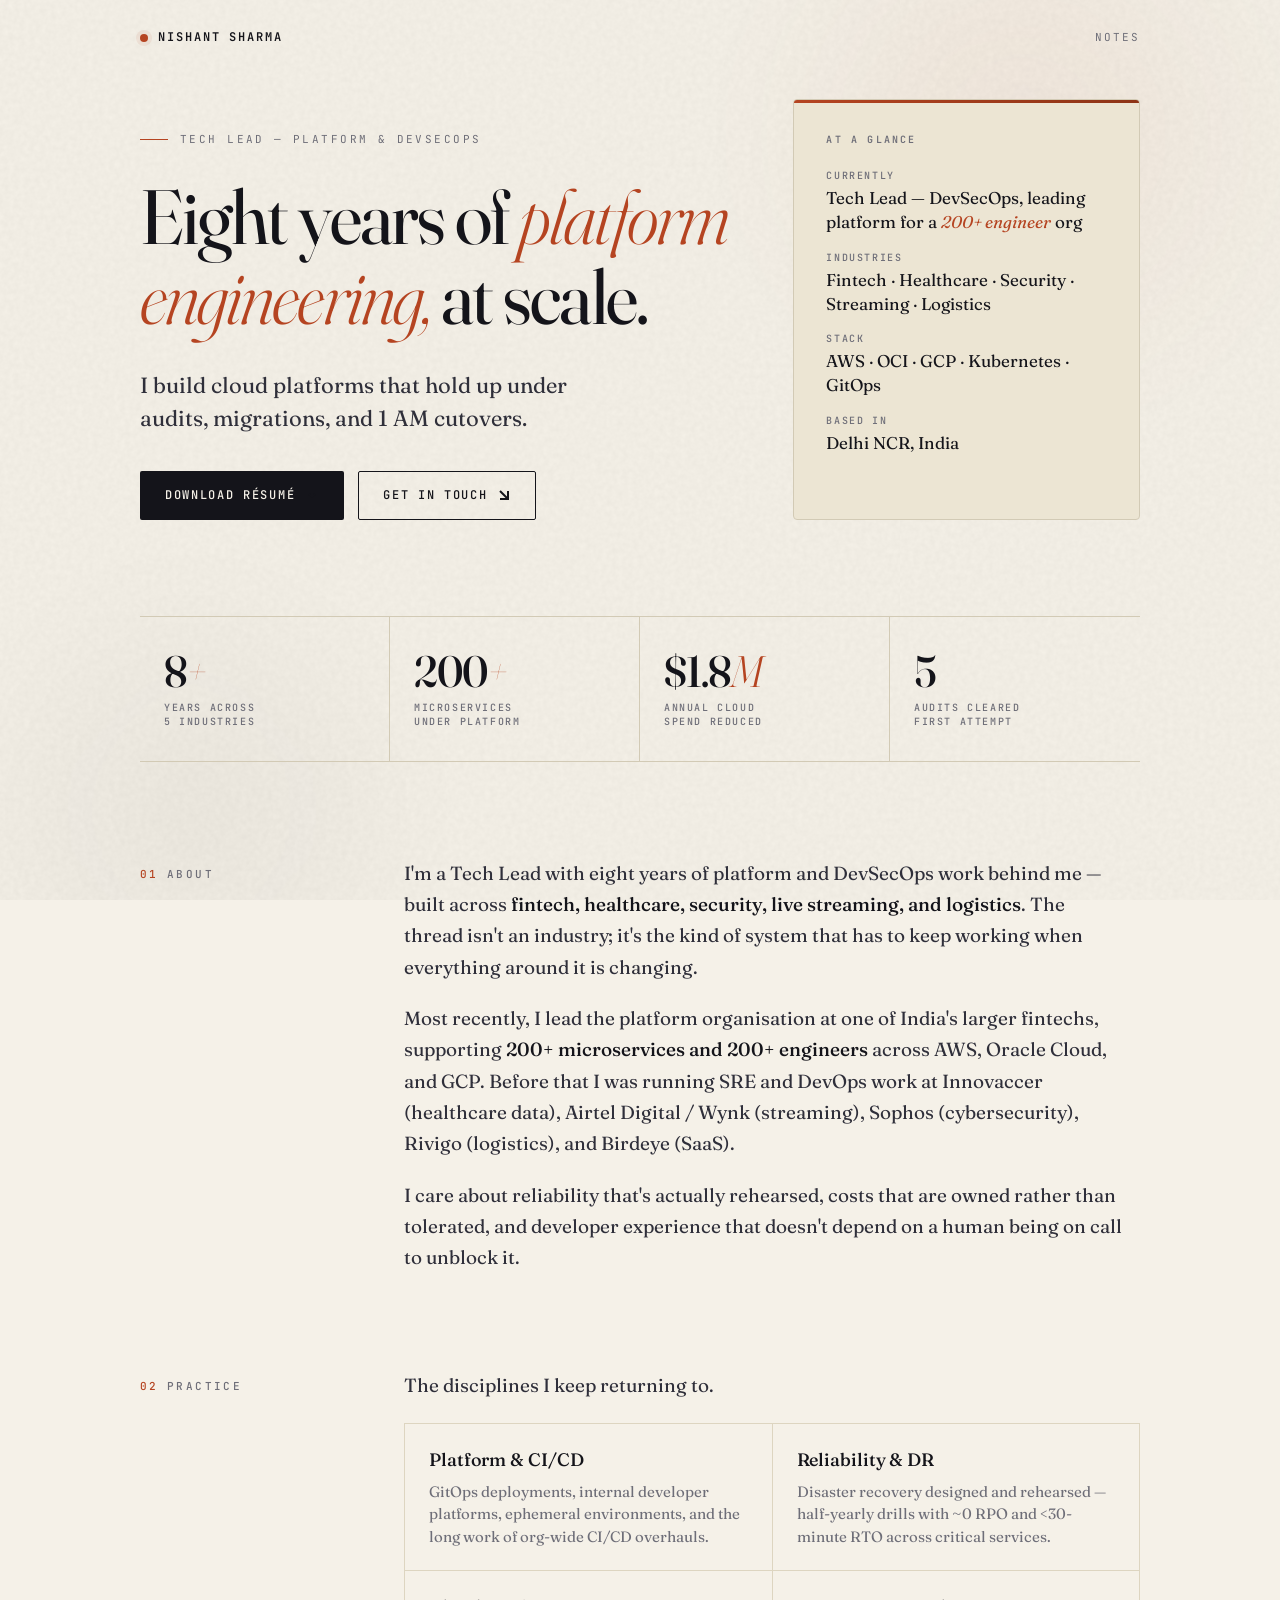
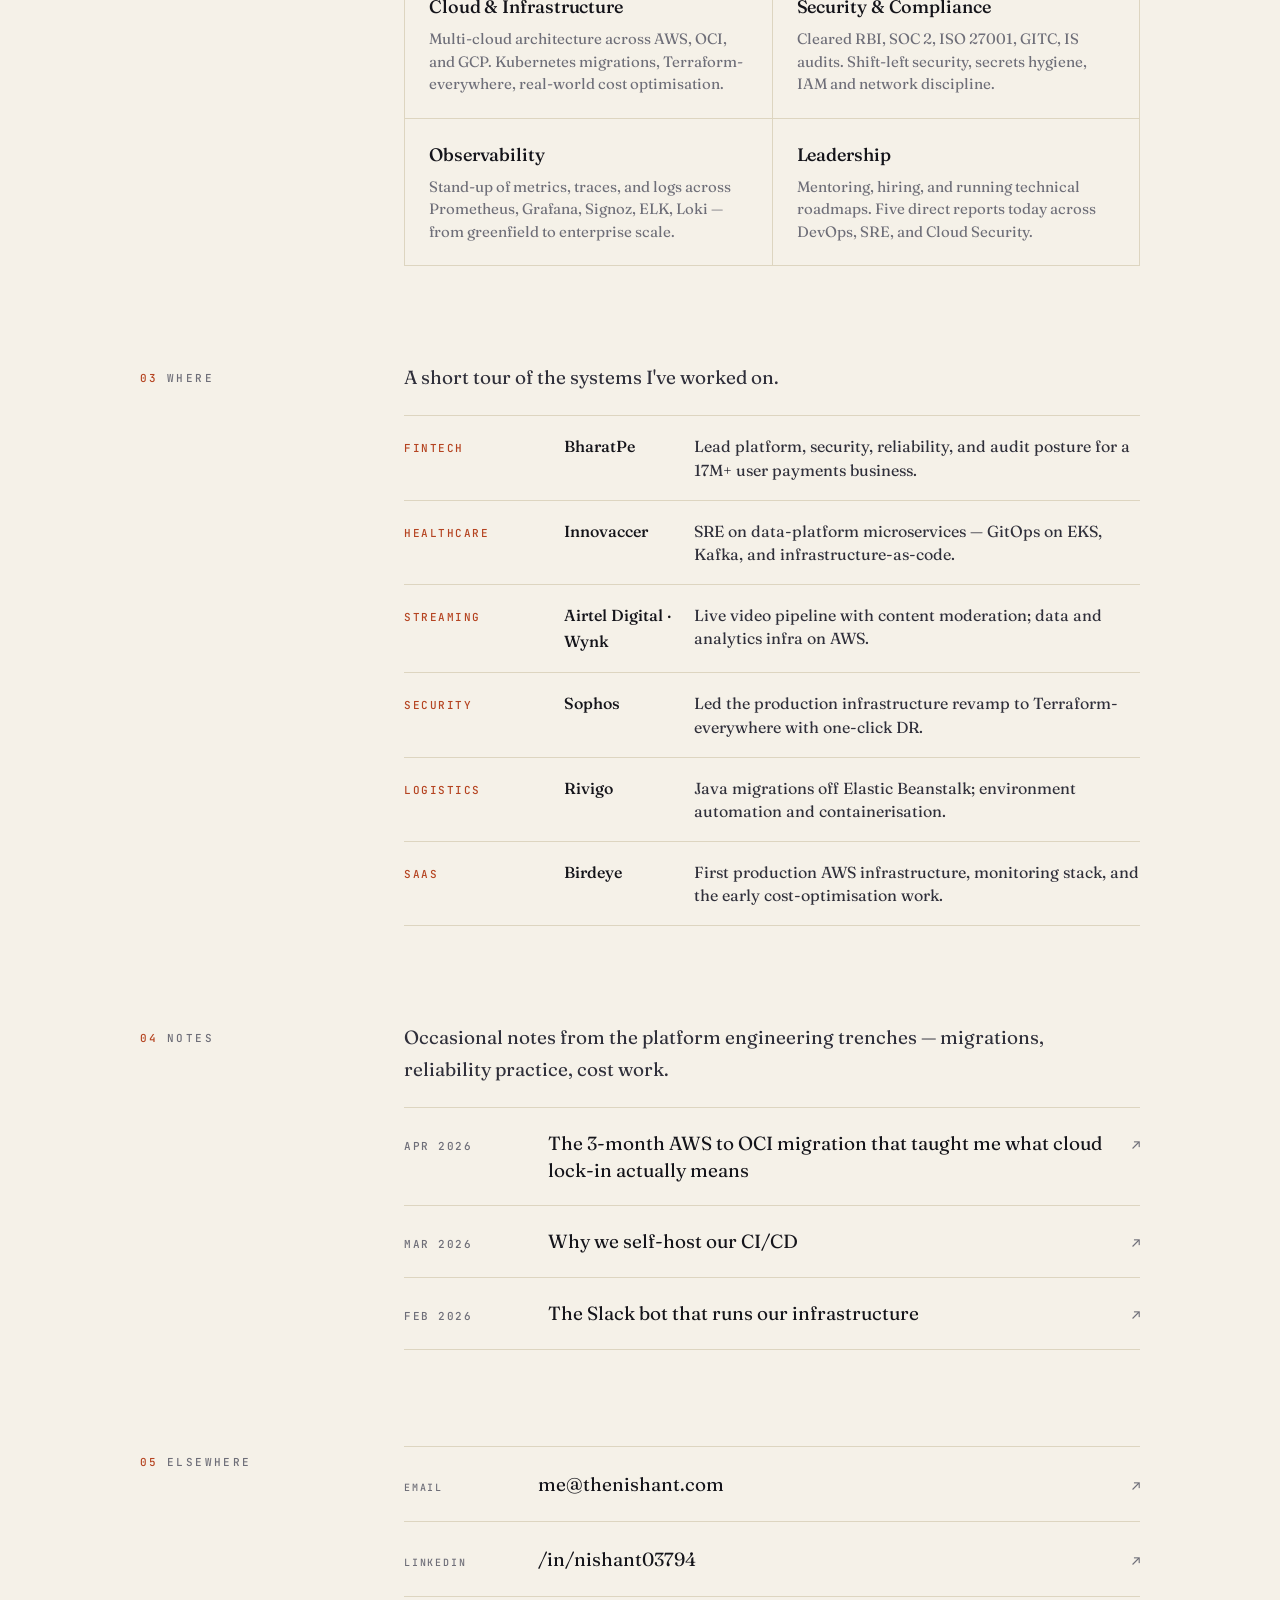
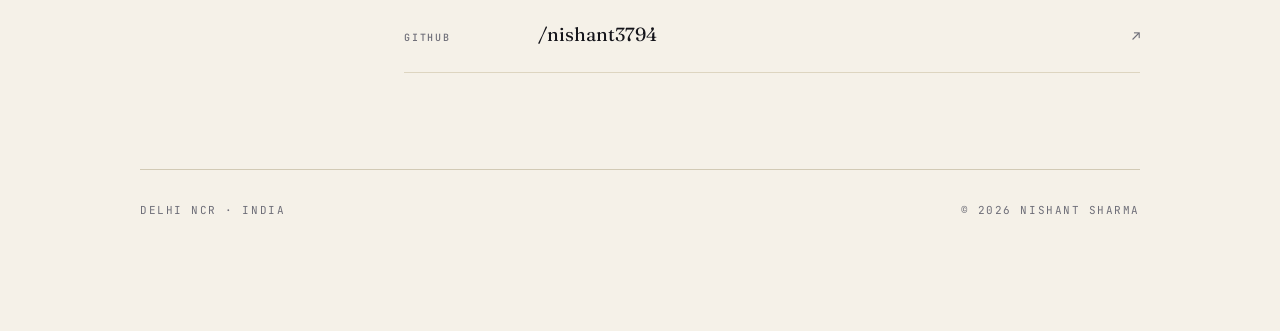
<file: index.html>
<!DOCTYPE html>
<html lang="en">
<head>
  <meta charset="UTF-8" />
  <meta name="viewport" content="width=device-width, initial-scale=1.0" />
  <title>Nishant Sharma — Tech Lead, Platform &amp; DevSecOps</title>
  <meta name="description" content="Tech Lead with eight years building cloud platforms across fintech, healthcare, security, streaming, and logistics." />
  <meta name="author" content="Nishant Sharma" />

  <meta property="og:title" content="Nishant Sharma — Tech Lead, Platform &amp; DevSecOps" />
  <meta property="og:description" content="Eight years of platform engineering at scale." />
  <meta property="og:type" content="website" />
  <meta property="og:url" content="https://thenishant.com" />
  <meta property="og:image" content="https://thenishant.com/og.jpg" />
  <meta property="og:image:width" content="1200" />
  <meta property="og:image:height" content="630" />
  <meta property="og:image:alt" content="Nishant Sharma — Platform engineering, quietly. Eight years of building cloud platforms at scale." />
  <meta name="twitter:card" content="summary_large_image" />
  <meta name="twitter:title" content="Nishant Sharma — Tech Lead, Platform &amp; DevSecOps" />
  <meta name="twitter:description" content="Eight years of platform engineering at scale." />
  <meta name="twitter:image" content="https://thenishant.com/og.jpg" />

  <link rel="icon" href="/favicon.ico" sizes="any" />
  <link rel="icon" type="image/png" sizes="32x32" href="/favicon-32x32.png" />
  <link rel="icon" type="image/png" sizes="16x16" href="/favicon-16x16.png" />
  <link rel="apple-touch-icon" sizes="180x180" href="/apple-touch-icon.png" />
  <link rel="manifest" href="/site.webmanifest" />
  <meta name="theme-color" content="#b54421" />

  <link rel="preconnect" href="https://fonts.googleapis.com" />
  <link rel="preconnect" href="https://fonts.gstatic.com" crossorigin />
  <link href="https://fonts.googleapis.com/css2?family=Fraunces:opsz,wght@9..144,300;9..144,400;9..144,500;9..144,600;9..144,700&family=JetBrains+Mono:wght@400;500;600&display=swap" rel="stylesheet" />
  <link rel="stylesheet" href="/style.css" />
</head>
<body>
  <div class="bg-fx"></div>
  <div class="grain"></div>

  <header class="topbar">
    <a href="/" class="mark">Nishant Sharma</a>
    <nav>
      <a href="/notes/">Notes</a>
    </nav>
  </header>

  <main class="container">

    <section class="hero">
      <div class="hero-main">
        <div class="eyebrow">Tech Lead — Platform &amp; DevSecOps</div>
        <h1>Eight years of <em>platform engineering,</em> at scale.</h1>
        <p class="lede">
          I build cloud platforms that hold up under audits, migrations, and 1 AM cutovers.
        </p>
        <div class="cta-row">
          <a class="btn btn-primary" href="/Nishant_Sharma_Resume.pdf" download>
            Download résumé
            <svg viewBox="0 0 14 14"><path d="M3 11h8M7 3v6m0 0l-3-3m3 3l3-3"/></svg>
          </a>
          <a class="btn btn-secondary" href="mailto:me@thenishant.com">
            Get in touch
            <svg viewBox="0 0 14 14"><path d="M3 3l8 8M11 3v8H3"/></svg>
          </a>
        </div>
      </div>

      <aside class="meta-card">
        <h3>At a glance</h3>
        <ul class="meta-list">
          <li>
            <span class="meta-label">Currently</span>
            <span class="meta-value">Tech Lead — DevSecOps, leading platform for a <em>200+ engineer</em> org</span>
          </li>
          <li>
            <span class="meta-label">Industries</span>
            <span class="meta-value">Fintech · Healthcare · Security · Streaming · Logistics</span>
          </li>
          <li>
            <span class="meta-label">Stack</span>
            <span class="meta-value">AWS · OCI · GCP · Kubernetes · GitOps</span>
          </li>
          <li>
            <span class="meta-label">Based in</span>
            <span class="meta-value">Delhi NCR, India</span>
          </li>
        </ul>
      </aside>
    </section>

    <div class="stats">
      <div class="stat">
        <div class="stat-value">8<em>+</em></div>
        <div class="stat-label">Years across<br/>5 industries</div>
      </div>
      <div class="stat">
        <div class="stat-value">200<em>+</em></div>
        <div class="stat-label">Microservices<br/>under platform</div>
      </div>
      <div class="stat">
        <div class="stat-value">$1.8<em>M</em></div>
        <div class="stat-label">Annual cloud<br/>spend reduced</div>
      </div>
      <div class="stat">
        <div class="stat-value">5</div>
        <div class="stat-label">Audits cleared<br/>first attempt</div>
      </div>
    </div>

    <section>
      <div class="section-row">
        <h2><span class="num">01</span>About</h2>
        <div class="section-body">
          <p>
            I'm a Tech Lead with eight years of platform and DevSecOps work behind me — built across <strong>fintech, healthcare, security, live streaming, and logistics</strong>. The thread isn't an industry; it's the kind of system that has to keep working when everything around it is changing.
          </p>
          <p>
            Most recently, I lead the platform organisation at one of India's larger fintechs, supporting <strong>200+ microservices and 200+ engineers</strong> across AWS, Oracle Cloud, and GCP. Before that I was running SRE and DevOps work at Innovaccer (healthcare data), Airtel Digital / Wynk (streaming), Sophos (cybersecurity), Rivigo (logistics), and Birdeye (SaaS).
          </p>
          <p>
            I care about reliability that's actually rehearsed, costs that are owned rather than tolerated, and developer experience that doesn't depend on a human being on call to unblock it.
          </p>
        </div>
      </div>
    </section>

    <section>
      <div class="section-row">
        <h2><span class="num">02</span>Practice</h2>
        <div class="section-body">
          <p style="margin-bottom: 22px;">The disciplines I keep returning to.</p>
          <div class="practice-grid">
            <div class="practice-cell">
              <h4>Platform &amp; CI/CD</h4>
              <p>GitOps deployments, internal developer platforms, ephemeral environments, and the long work of org-wide CI/CD overhauls.</p>
            </div>
            <div class="practice-cell">
              <h4>Reliability &amp; DR</h4>
              <p>Disaster recovery designed and rehearsed — half-yearly drills with ~0 RPO and &lt;30-minute RTO across critical services.</p>
            </div>
            <div class="practice-cell">
              <h4>Cloud &amp; Infrastructure</h4>
              <p>Multi-cloud architecture across AWS, OCI, and GCP. Kubernetes migrations, Terraform-everywhere, real-world cost optimisation.</p>
            </div>
            <div class="practice-cell">
              <h4>Security &amp; Compliance</h4>
              <p>Cleared RBI, SOC 2, ISO 27001, GITC, IS audits. Shift-left security, secrets hygiene, IAM and network discipline.</p>
            </div>
            <div class="practice-cell">
              <h4>Observability</h4>
              <p>Stand-up of metrics, traces, and logs across Prometheus, Grafana, Signoz, ELK, Loki — from greenfield to enterprise scale.</p>
            </div>
            <div class="practice-cell">
              <h4>Leadership</h4>
              <p>Mentoring, hiring, and running technical roadmaps. Five direct reports today across DevOps, SRE, and Cloud Security.</p>
            </div>
          </div>
        </div>
      </div>
    </section>

    <section>
      <div class="section-row">
        <h2><span class="num">03</span>Where</h2>
        <div class="section-body">
          <p style="margin-bottom: 22px;">A short tour of the systems I've worked on.</p>
          <ul class="industries">
            <li>
              <span class="ind-label">Fintech</span>
              <span class="ind-company">BharatPe</span>
              <span class="ind-note">Lead platform, security, reliability, and audit posture for a 17M+ user payments business.</span>
            </li>
            <li>
              <span class="ind-label">Healthcare</span>
              <span class="ind-company">Innovaccer</span>
              <span class="ind-note">SRE on data-platform microservices — GitOps on EKS, Kafka, and infrastructure-as-code.</span>
            </li>
            <li>
              <span class="ind-label">Streaming</span>
              <span class="ind-company">Airtel Digital · Wynk</span>
              <span class="ind-note">Live video pipeline with content moderation; data and analytics infra on AWS.</span>
            </li>
            <li>
              <span class="ind-label">Security</span>
              <span class="ind-company">Sophos</span>
              <span class="ind-note">Led the production infrastructure revamp to Terraform-everywhere with one-click DR.</span>
            </li>
            <li>
              <span class="ind-label">Logistics</span>
              <span class="ind-company">Rivigo</span>
              <span class="ind-note">Java migrations off Elastic Beanstalk; environment automation and containerisation.</span>
            </li>
            <li>
              <span class="ind-label">SaaS</span>
              <span class="ind-company">Birdeye</span>
              <span class="ind-note">First production AWS infrastructure, monitoring stack, and the early cost-optimisation work.</span>
            </li>
          </ul>
        </div>
      </div>
    </section>

    <section>
      <div class="section-row">
        <h2><span class="num">04</span>Notes</h2>
        <div class="section-body">
          <p style="margin-bottom: 22px;">
            Occasional notes from the platform engineering trenches — migrations, reliability practice, cost work.
          </p>
          <ul class="writing-list">
            <li>
              <a href="/notes/aws-to-oci-migration/">
                <span class="writing-date">Apr 2026</span>
                <span class="writing-title">The 3-month AWS to OCI migration that taught me what cloud lock-in actually means</span>
                <span class="writing-arrow">↗</span>
              </a>
            </li>
            <li>
              <a href="/notes/self-hosted-ci-cd/">
                <span class="writing-date">Mar 2026</span>
                <span class="writing-title">Why we self-host our CI/CD</span>
                <span class="writing-arrow">↗</span>
              </a>
            </li>
            <li>
              <a href="/notes/slack-self-service/">
                <span class="writing-date">Feb 2026</span>
                <span class="writing-title">The Slack bot that runs our infrastructure</span>
                <span class="writing-arrow">↗</span>
              </a>
            </li>
          </ul>
        </div>
      </div>
    </section>

    <section>
      <div class="section-row">
        <h2><span class="num">05</span>Elsewhere</h2>
        <div class="section-body">
          <ul class="links">
            <li>
              <a href="mailto:me@thenishant.com">
                <span class="links-label">Email</span>
                <span>me@thenishant.com</span>
                <span class="links-arrow">↗</span>
              </a>
            </li>
            <li>
              <a href="https://linkedin.com/in/nishant03794" target="_blank" rel="noopener">
                <span class="links-label">LinkedIn</span>
                <span>/in/nishant03794</span>
                <span class="links-arrow">↗</span>
              </a>
            </li>
            <li>
              <a href="https://github.com/nishant3794" target="_blank" rel="noopener">
                <span class="links-label">GitHub</span>
                <span>/nishant3794</span>
                <span class="links-arrow">↗</span>
              </a>
            </li>
          </ul>
        </div>
      </div>
    </section>

    <footer>
      <span>Delhi NCR · India</span>
      <span>© 2026 Nishant Sharma</span>
    </footer>
  </main>
</body>
</html>
</file>
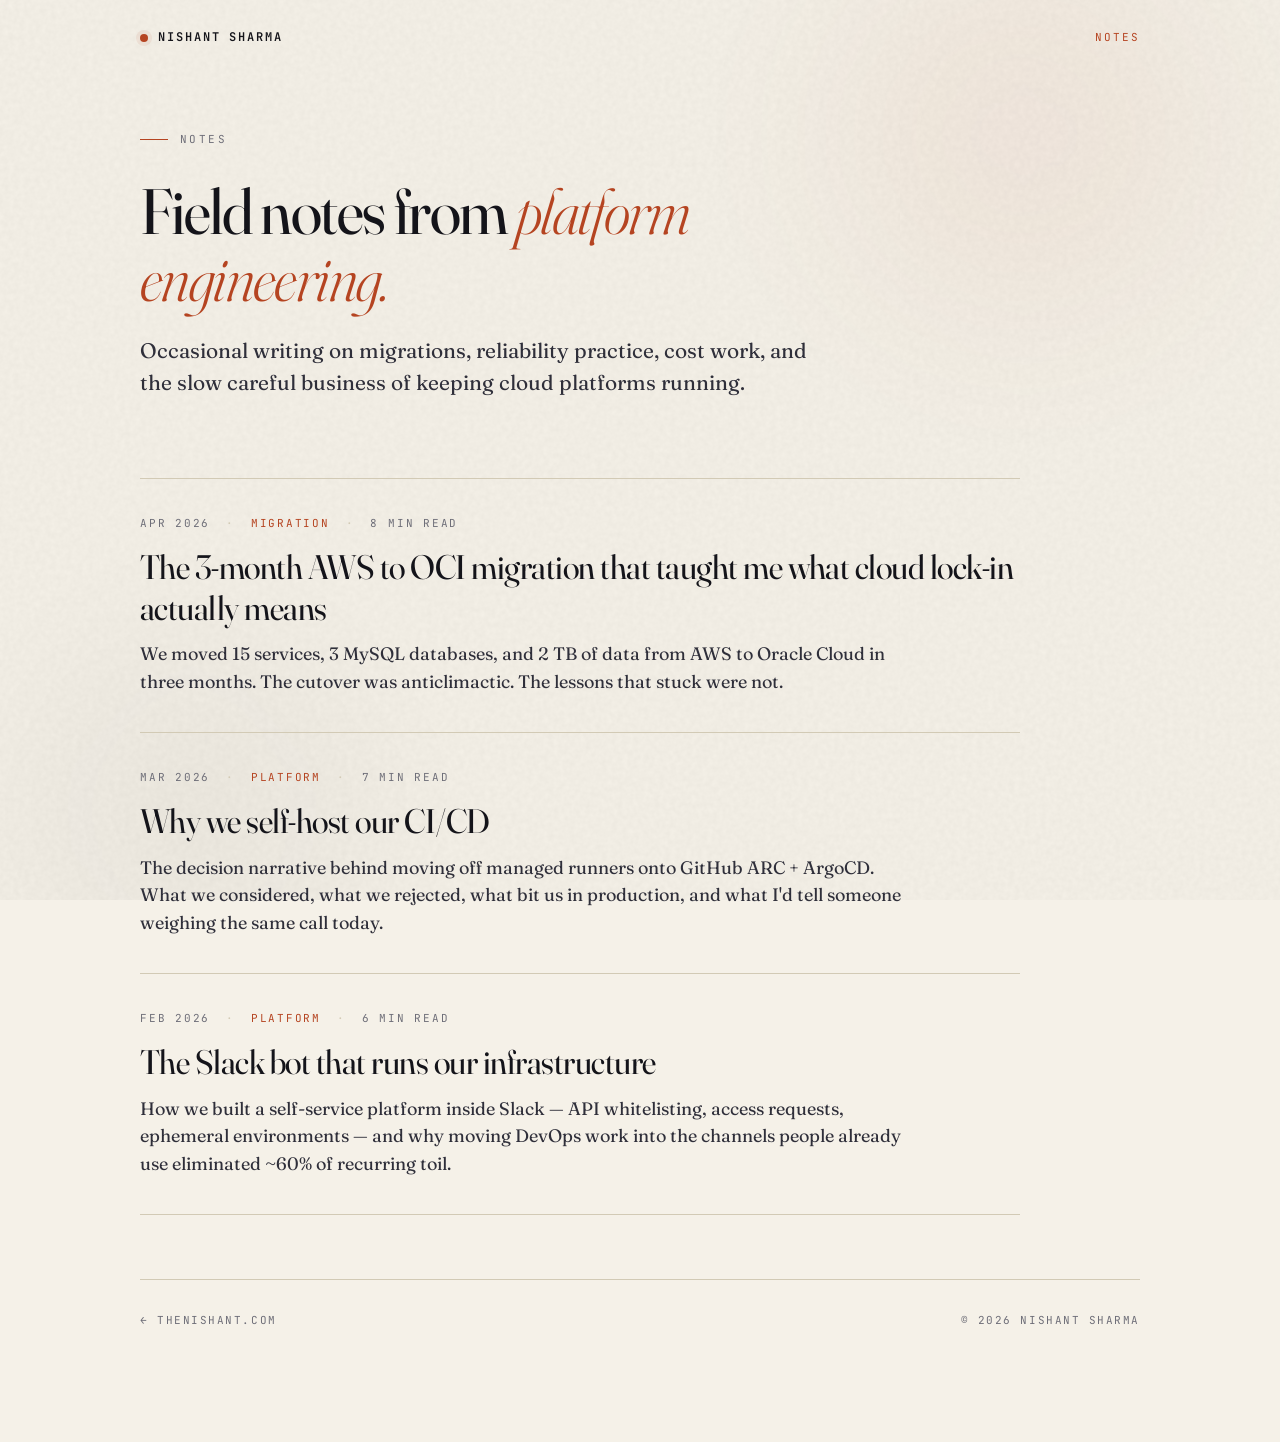
<file: notes/index.html>
<!DOCTYPE html>
<html lang="en">
<head>
  <meta charset="UTF-8" />
  <meta name="viewport" content="width=device-width, initial-scale=1.0" />
  <title>Notes — Nishant Sharma</title>
  <meta name="description" content="Notes on platform engineering, migrations, reliability, and cost work." />
  <meta property="og:title" content="Notes — Nishant Sharma" />
  <meta property="og:description" content="Field notes from platform engineering — migrations, reliability, cost work." />
  <meta property="og:type" content="website" />
  <meta property="og:url" content="https://thenishant.com/notes/" />
  <meta property="og:image" content="https://thenishant.com/og.jpg" />
  <meta property="og:image:width" content="1200" />
  <meta property="og:image:height" content="630" />
  <meta property="og:image:alt" content="Nishant Sharma — Platform engineering, quietly." />
  <meta name="twitter:card" content="summary_large_image" />
  <meta name="twitter:title" content="Notes — Nishant Sharma" />
  <meta name="twitter:description" content="Field notes from platform engineering." />
  <meta name="twitter:image" content="https://thenishant.com/og.jpg" />

  <link rel="icon" href="/favicon.ico" sizes="any" />
  <link rel="icon" type="image/png" sizes="32x32" href="/favicon-32x32.png" />
  <link rel="icon" type="image/png" sizes="16x16" href="/favicon-16x16.png" />
  <link rel="apple-touch-icon" sizes="180x180" href="/apple-touch-icon.png" />
  <link rel="manifest" href="/site.webmanifest" />
  <meta name="theme-color" content="#b54421" />

  <link rel="preconnect" href="https://fonts.googleapis.com" />
  <link rel="preconnect" href="https://fonts.gstatic.com" crossorigin />
  <link href="https://fonts.googleapis.com/css2?family=Fraunces:opsz,wght@9..144,300;9..144,400;9..144,500;9..144,600;9..144,700&family=JetBrains+Mono:wght@400;500;600&display=swap" rel="stylesheet" />
  <link rel="stylesheet" href="/style.css" />
</head>
<body>
  <div class="bg-fx"></div>
  <div class="grain"></div>

  <header class="topbar">
    <a href="/" class="mark">Nishant Sharma</a>
    <nav>
      <a href="/notes/" class="current">Notes</a>
    </nav>
  </header>

  <main class="container">
    <div class="notes-hero">
      <div class="eyebrow">Notes</div>
      <h1>Field notes from <em>platform engineering.</em></h1>
      <p>
        Occasional writing on migrations, reliability practice, cost work, and the slow careful business of keeping cloud platforms running.
      </p>
    </div>

    <ul class="notes-list">
      <li>
        <a href="/notes/aws-to-oci-migration/">
          <div class="note-meta">
            <span>Apr 2026</span>
            <span class="sep">·</span>
            <span class="tag">Migration</span>
            <span class="sep">·</span>
            <span>8 min read</span>
          </div>
          <h2 class="note-title">The 3-month AWS to OCI migration that taught me what cloud lock-in actually means</h2>
          <p class="note-summary">
            We moved 15 services, 3 MySQL databases, and 2 TB of data from AWS to Oracle Cloud in three months. The cutover was anticlimactic. The lessons that stuck were not.
          </p>
        </a>
      </li>
      <li>
        <a href="/notes/self-hosted-ci-cd/">
          <div class="note-meta">
            <span>Mar 2026</span>
            <span class="sep">·</span>
            <span class="tag">Platform</span>
            <span class="sep">·</span>
            <span>7 min read</span>
          </div>
          <h2 class="note-title">Why we self-host our CI/CD</h2>
          <p class="note-summary">
            The decision narrative behind moving off managed runners onto GitHub ARC + ArgoCD. What we considered, what we rejected, what bit us in production, and what I'd tell someone weighing the same call today.
          </p>
        </a>
      </li>
      <li>
        <a href="/notes/slack-self-service/">
          <div class="note-meta">
            <span>Feb 2026</span>
            <span class="sep">·</span>
            <span class="tag">Platform</span>
            <span class="sep">·</span>
            <span>6 min read</span>
          </div>
          <h2 class="note-title">The Slack bot that runs our infrastructure</h2>
          <p class="note-summary">
            How we built a self-service platform inside Slack — API whitelisting, access requests, ephemeral environments — and why moving DevOps work into the channels people already use eliminated ~60% of recurring toil.
          </p>
        </a>
      </li>
    </ul>

    <footer>
      <span><a href="/" style="color: var(--ink-mute); text-decoration: none;">← thenishant.com</a></span>
      <span>© 2026 Nishant Sharma</span>
    </footer>
  </main>
</body>
</html>
</file>
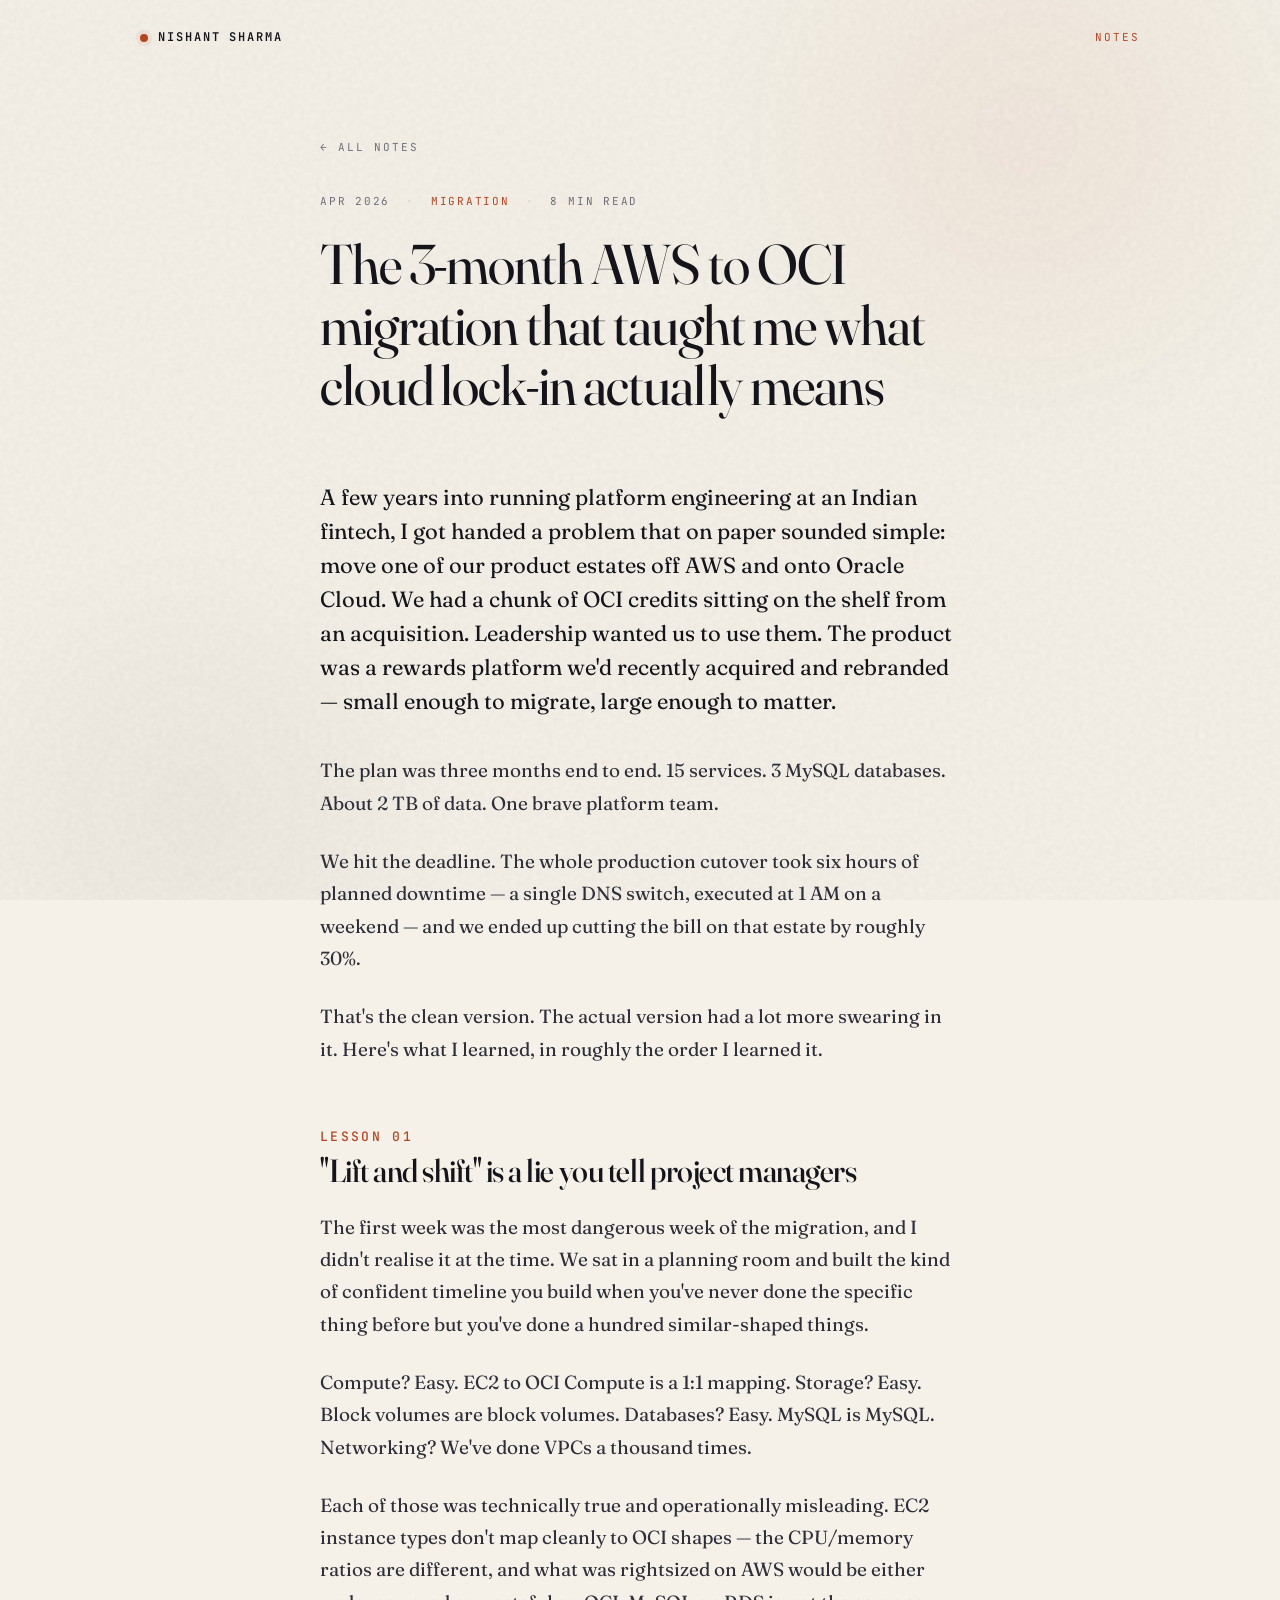
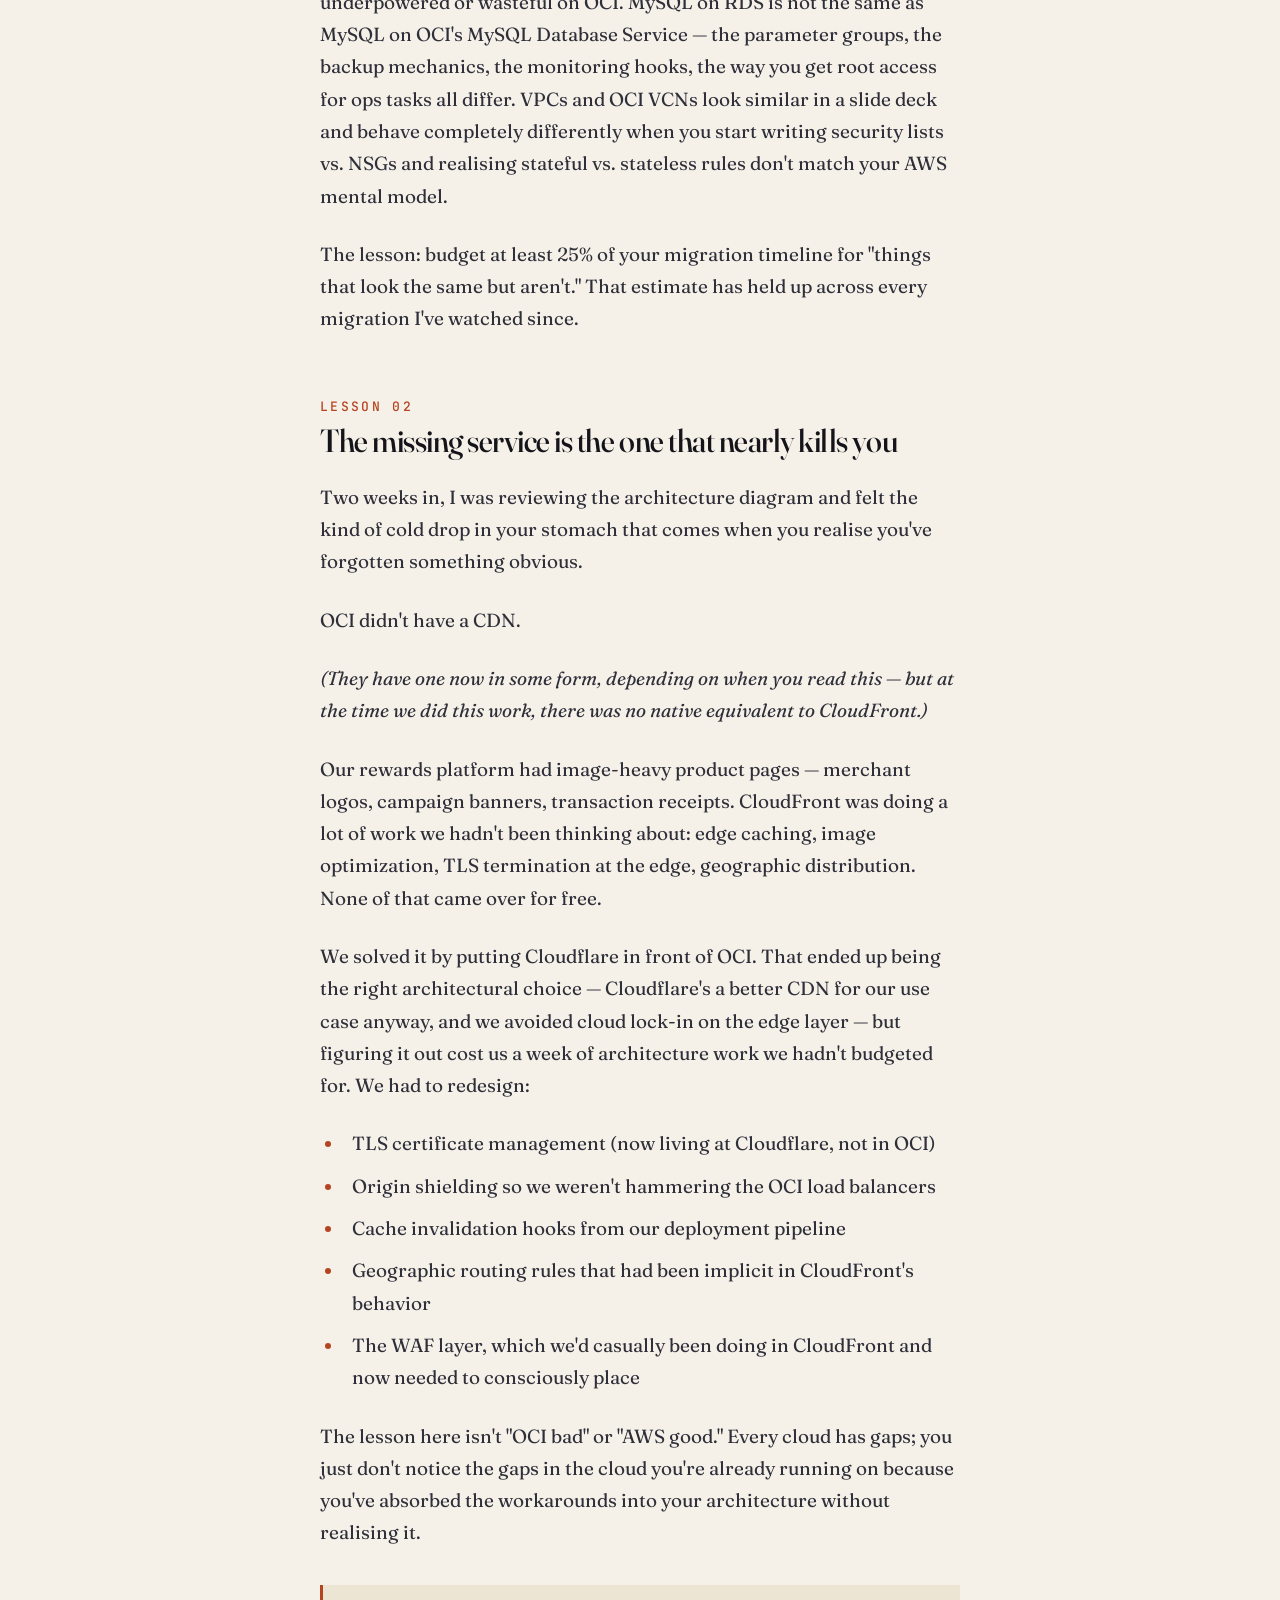
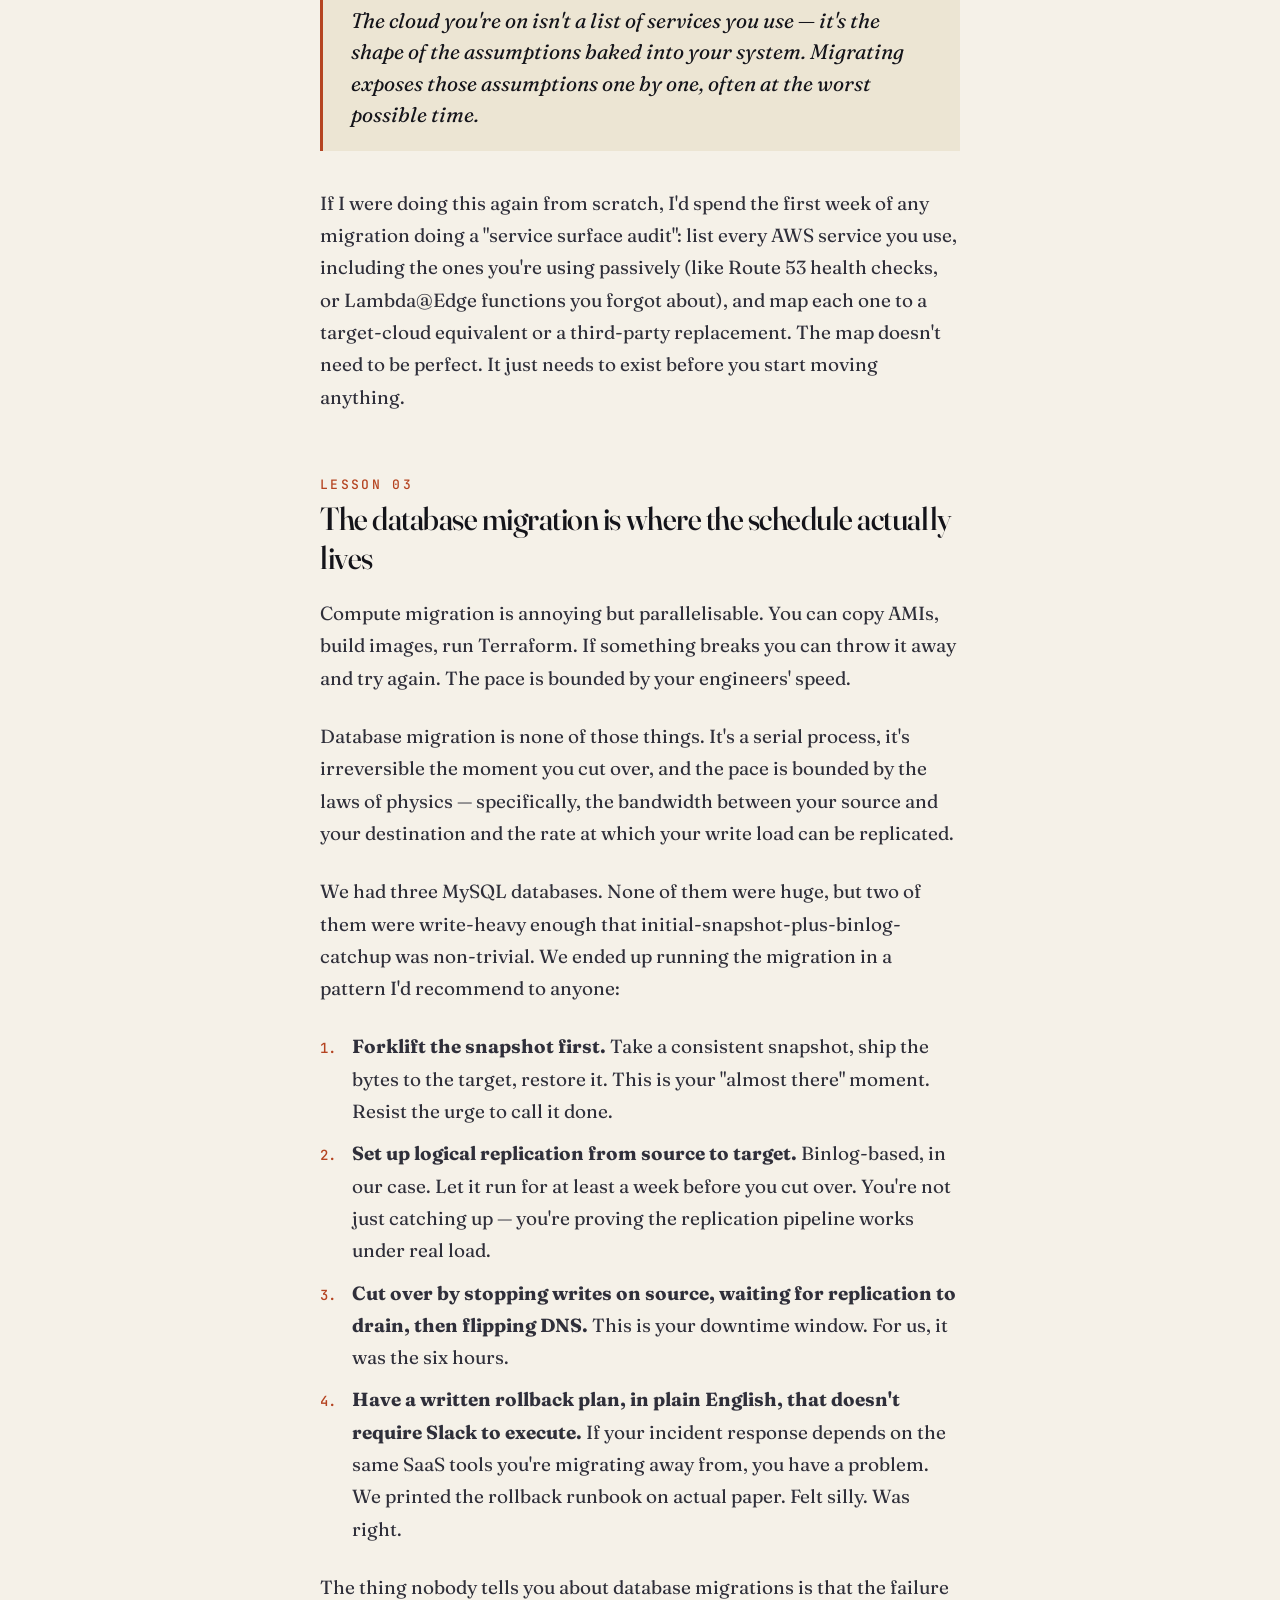
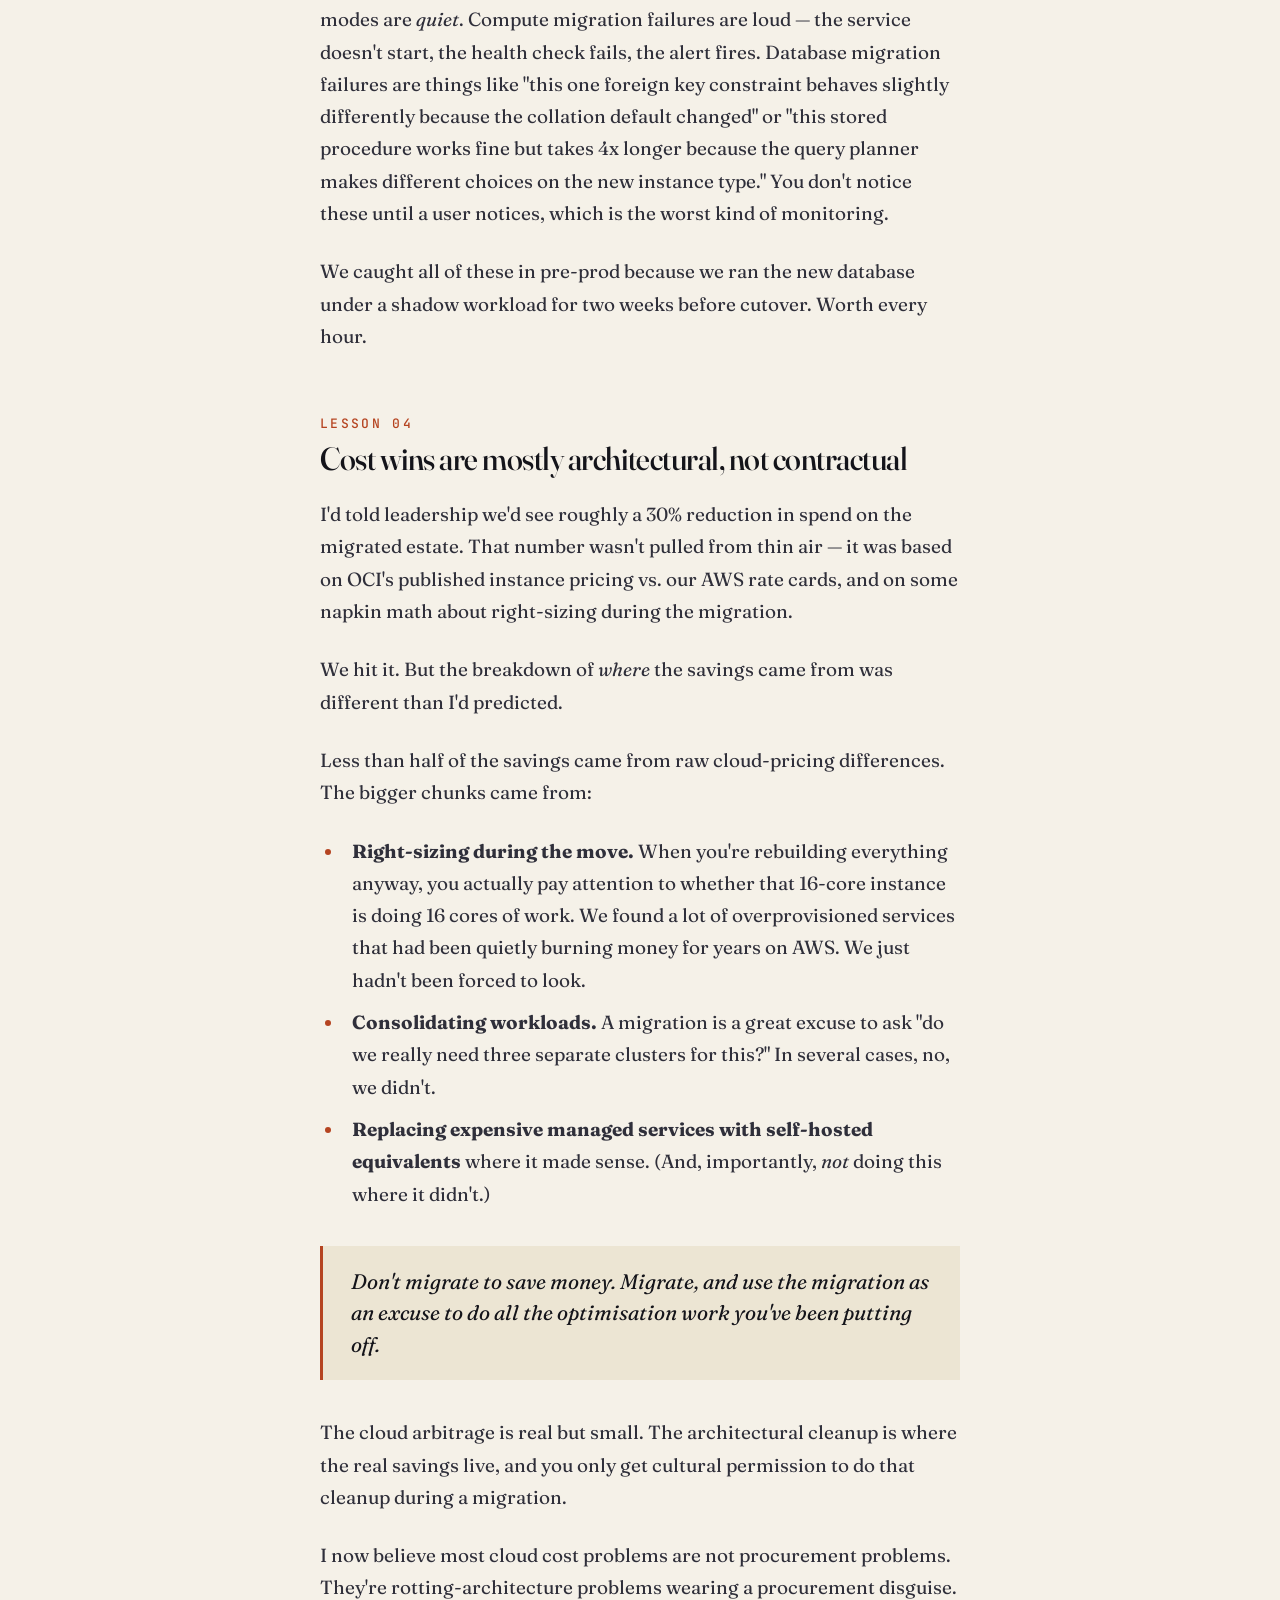
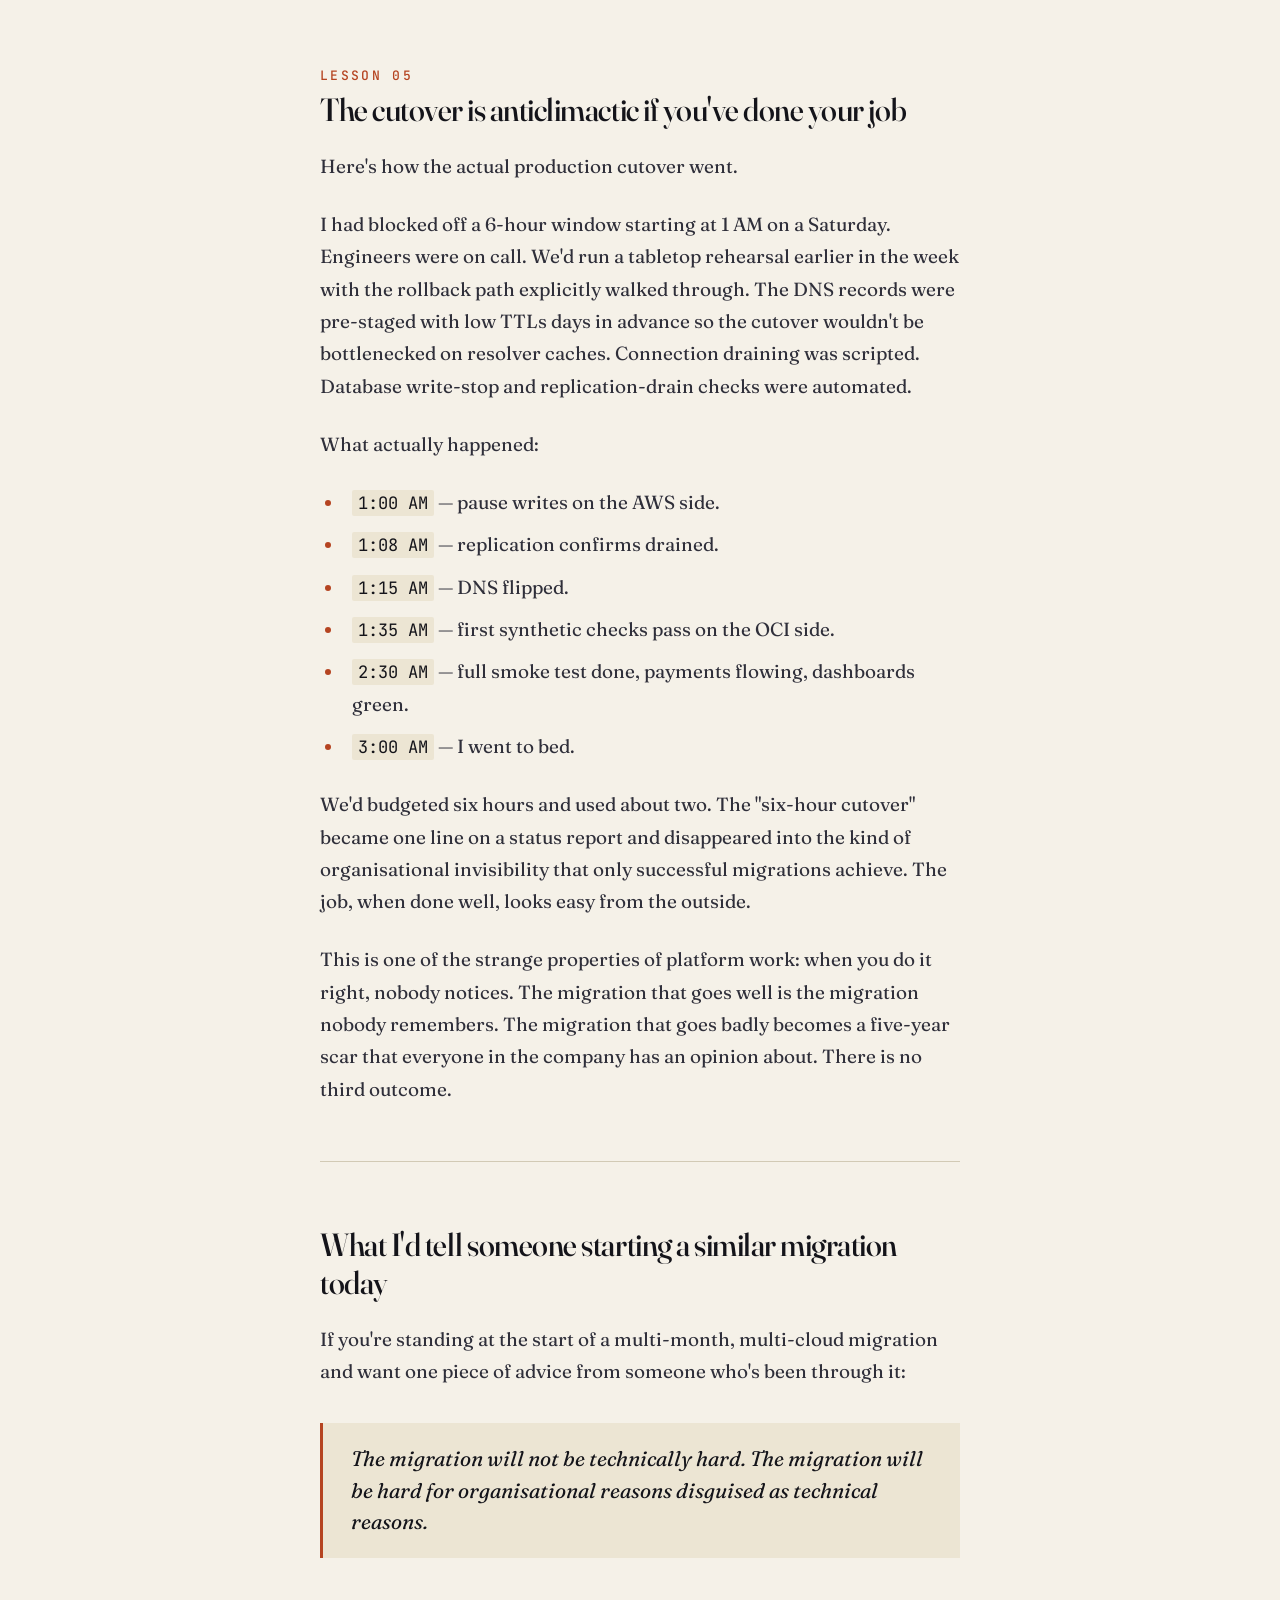
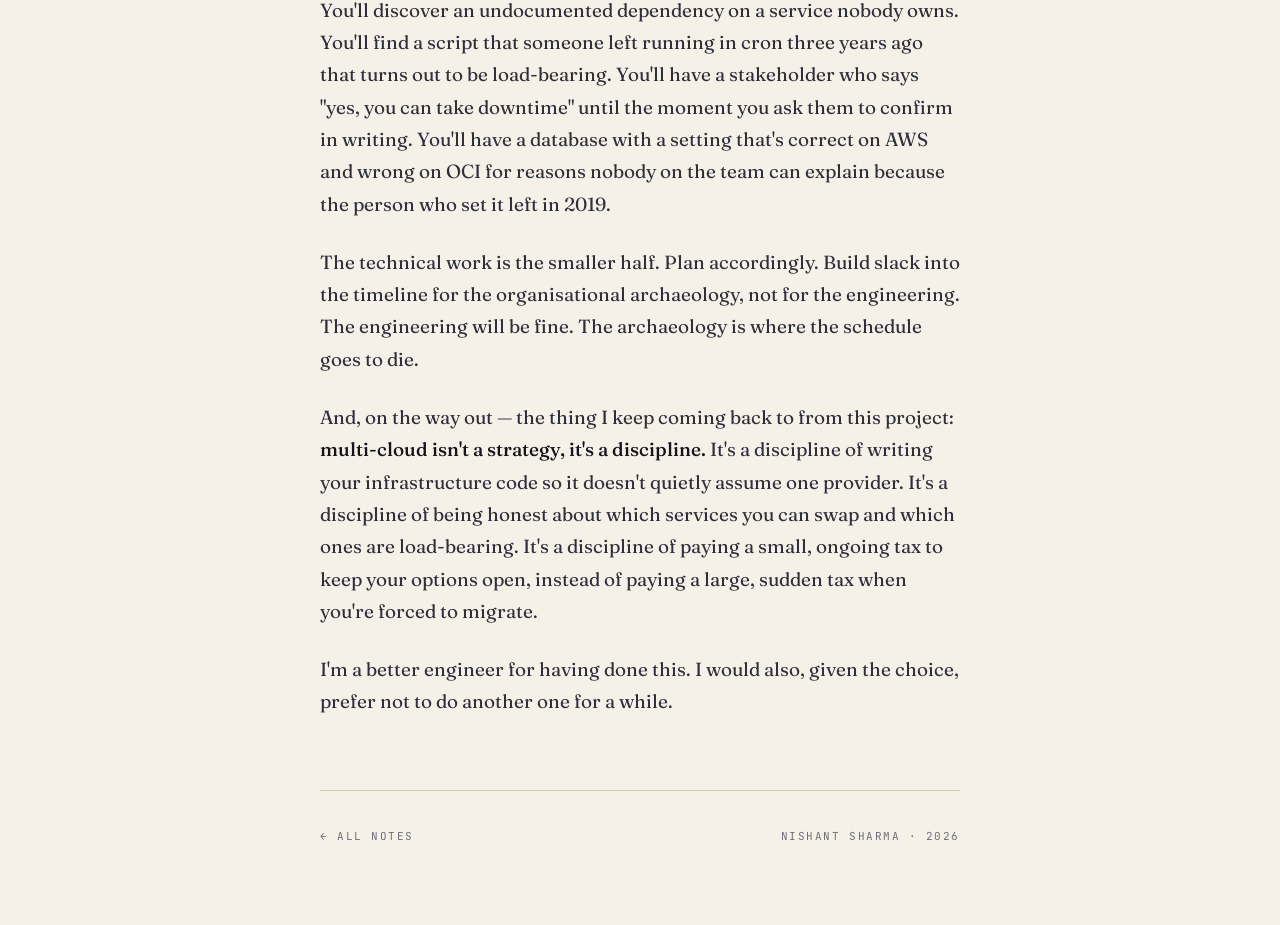
<file: notes/aws-to-oci-migration/index.html>
<!DOCTYPE html>
<html lang="en">
<head>
  <meta charset="UTF-8" />
  <meta name="viewport" content="width=device-width, initial-scale=1.0" />
  <title>The 3-month AWS to OCI migration — Nishant Sharma</title>
  <meta name="description" content="A war story from migrating an Indian fintech estate from AWS to Oracle Cloud in three months: 15 services, 3 MySQL databases, 2 TB of data, six hours of cutover downtime, ~30% cost reduction." />
  <meta name="author" content="Nishant Sharma" />

  <meta property="og:title" content="The 3-month AWS to OCI migration that taught me what cloud lock-in actually means" />
  <meta property="og:description" content="15 services, 3 MySQL databases, 2 TB of data. Six hours of cutover downtime. ~30% cost reduction. And five lessons that stuck." />
  <meta property="og:type" content="article" />
  <meta property="og:url" content="https://thenishant.com/notes/aws-to-oci-migration/" />
  <meta property="og:image" content="https://thenishant.com/og.jpg" />
  <meta property="og:image:width" content="1200" />
  <meta property="og:image:height" content="630" />
  <meta property="og:image:alt" content="Nishant Sharma — Platform engineering, quietly." />
  <meta property="article:published_time" content="2026-04-26" />
  <meta property="article:author" content="Nishant Sharma" />
  <meta name="twitter:card" content="summary_large_image" />
  <meta name="twitter:title" content="The 3-month AWS to OCI migration" />
  <meta name="twitter:description" content="15 services, 3 MySQL databases, 2 TB of data. Six hours of cutover downtime. ~30% cost reduction." />
  <meta name="twitter:image" content="https://thenishant.com/og.jpg" />

  <link rel="icon" href="/favicon.ico" sizes="any" />
  <link rel="icon" type="image/png" sizes="32x32" href="/favicon-32x32.png" />
  <link rel="icon" type="image/png" sizes="16x16" href="/favicon-16x16.png" />
  <link rel="apple-touch-icon" sizes="180x180" href="/apple-touch-icon.png" />
  <link rel="manifest" href="/site.webmanifest" />
  <meta name="theme-color" content="#b54421" />

  <link rel="preconnect" href="https://fonts.googleapis.com" />
  <link rel="preconnect" href="https://fonts.gstatic.com" crossorigin />
  <link href="https://fonts.googleapis.com/css2?family=Fraunces:opsz,wght@9..144,300;9..144,400;9..144,500;9..144,600;9..144,700&family=JetBrains+Mono:wght@400;500;600&display=swap" rel="stylesheet" />
  <link rel="stylesheet" href="/style.css" />
</head>
<body>
  <div class="bg-fx"></div>
  <div class="grain"></div>

  <header class="topbar">
    <a href="/" class="mark">Nishant Sharma</a>
    <nav>
      <a href="/notes/" class="current">Notes</a>
    </nav>
  </header>

  <main class="post-container">
    <div class="post-header">
      <a href="/notes/" class="post-back">← All notes</a>
      <div class="post-meta">
        <span>Apr 2026</span>
        <span class="sep">·</span>
        <span class="tag">Migration</span>
        <span class="sep">·</span>
        <span>8 min read</span>
      </div>
      <h1 class="post-title">The 3-month AWS to OCI migration that taught me what cloud lock-in actually means</h1>
    </div>

    <article class="prose">
      <p class="lede-paragraph">
        A few years into running platform engineering at an Indian fintech, I got handed a problem that on paper sounded simple: move one of our product estates off AWS and onto Oracle Cloud. We had a chunk of OCI credits sitting on the shelf from an acquisition. Leadership wanted us to use them. The product was a rewards platform we'd recently acquired and rebranded — small enough to migrate, large enough to matter.
      </p>

      <p>
        The plan was three months end to end. 15 services. 3 MySQL databases. About 2 TB of data. One brave platform team.
      </p>

      <p>
        We hit the deadline. The whole production cutover took six hours of planned downtime — a single DNS switch, executed at 1 AM on a weekend — and we ended up cutting the bill on that estate by roughly 30%.
      </p>

      <p>
        That's the clean version. The actual version had a lot more swearing in it. Here's what I learned, in roughly the order I learned it.
      </p>

      <h2><span class="h-num">Lesson 01</span>"Lift and shift" is a lie you tell project managers</h2>

      <p>
        The first week was the most dangerous week of the migration, and I didn't realise it at the time. We sat in a planning room and built the kind of confident timeline you build when you've never done the specific thing before but you've done a hundred similar-shaped things.
      </p>

      <p>
        Compute? Easy. EC2 to OCI Compute is a 1:1 mapping. Storage? Easy. Block volumes are block volumes. Databases? Easy. MySQL is MySQL. Networking? We've done VPCs a thousand times.
      </p>

      <p>
        Each of those was technically true and operationally misleading. EC2 instance types don't map cleanly to OCI shapes — the CPU/memory ratios are different, and what was rightsized on AWS would be either underpowered or wasteful on OCI. MySQL on RDS is not the same as MySQL on OCI's MySQL Database Service — the parameter groups, the backup mechanics, the monitoring hooks, the way you get root access for ops tasks all differ. VPCs and OCI VCNs look similar in a slide deck and behave completely differently when you start writing security lists vs. NSGs and realising stateful vs. stateless rules don't match your AWS mental model.
      </p>

      <p>
        The lesson: budget at least 25% of your migration timeline for "things that look the same but aren't." That estimate has held up across every migration I've watched since.
      </p>

      <h2><span class="h-num">Lesson 02</span>The missing service is the one that nearly kills you</h2>

      <p>
        Two weeks in, I was reviewing the architecture diagram and felt the kind of cold drop in your stomach that comes when you realise you've forgotten something obvious.
      </p>

      <p>
        OCI didn't have a CDN.
      </p>

      <p>
        <em>(They have one now in some form, depending on when you read this — but at the time we did this work, there was no native equivalent to CloudFront.)</em>
      </p>

      <p>
        Our rewards platform had image-heavy product pages — merchant logos, campaign banners, transaction receipts. CloudFront was doing a lot of work we hadn't been thinking about: edge caching, image optimization, TLS termination at the edge, geographic distribution. None of that came over for free.
      </p>

      <p>
        We solved it by putting Cloudflare in front of OCI. That ended up being the right architectural choice — Cloudflare's a better CDN for our use case anyway, and we avoided cloud lock-in on the edge layer — but figuring it out cost us a week of architecture work we hadn't budgeted for. We had to redesign:
      </p>

      <ul>
        <li>TLS certificate management (now living at Cloudflare, not in OCI)</li>
        <li>Origin shielding so we weren't hammering the OCI load balancers</li>
        <li>Cache invalidation hooks from our deployment pipeline</li>
        <li>Geographic routing rules that had been implicit in CloudFront's behavior</li>
        <li>The WAF layer, which we'd casually been doing in CloudFront and now needed to consciously place</li>
      </ul>

      <p>
        The lesson here isn't "OCI bad" or "AWS good." Every cloud has gaps; you just don't notice the gaps in the cloud you're already running on because you've absorbed the workarounds into your architecture without realising it.
      </p>

      <blockquote>
        <p>The cloud you're on isn't a list of services you use — it's the shape of the assumptions baked into your system. Migrating exposes those assumptions one by one, often at the worst possible time.</p>
      </blockquote>

      <p>
        If I were doing this again from scratch, I'd spend the first week of any migration doing a "service surface audit": list every AWS service you use, including the ones you're using passively (like Route 53 health checks, or Lambda@Edge functions you forgot about), and map each one to a target-cloud equivalent or a third-party replacement. The map doesn't need to be perfect. It just needs to exist before you start moving anything.
      </p>

      <h2><span class="h-num">Lesson 03</span>The database migration is where the schedule actually lives</h2>

      <p>
        Compute migration is annoying but parallelisable. You can copy AMIs, build images, run Terraform. If something breaks you can throw it away and try again. The pace is bounded by your engineers' speed.
      </p>

      <p>
        Database migration is none of those things. It's a serial process, it's irreversible the moment you cut over, and the pace is bounded by the laws of physics — specifically, the bandwidth between your source and your destination and the rate at which your write load can be replicated.
      </p>

      <p>
        We had three MySQL databases. None of them were huge, but two of them were write-heavy enough that initial-snapshot-plus-binlog-catchup was non-trivial. We ended up running the migration in a pattern I'd recommend to anyone:
      </p>

      <ol>
        <li><strong>Forklift the snapshot first.</strong> Take a consistent snapshot, ship the bytes to the target, restore it. This is your "almost there" moment. Resist the urge to call it done.</li>
        <li><strong>Set up logical replication from source to target.</strong> Binlog-based, in our case. Let it run for at least a week before you cut over. You're not just catching up — you're proving the replication pipeline works under real load.</li>
        <li><strong>Cut over by stopping writes on source, waiting for replication to drain, then flipping DNS.</strong> This is your downtime window. For us, it was the six hours.</li>
        <li><strong>Have a written rollback plan, in plain English, that doesn't require Slack to execute.</strong> If your incident response depends on the same SaaS tools you're migrating away from, you have a problem. We printed the rollback runbook on actual paper. Felt silly. Was right.</li>
      </ol>

      <p>
        The thing nobody tells you about database migrations is that the failure modes are <em>quiet</em>. Compute migration failures are loud — the service doesn't start, the health check fails, the alert fires. Database migration failures are things like "this one foreign key constraint behaves slightly differently because the collation default changed" or "this stored procedure works fine but takes 4x longer because the query planner makes different choices on the new instance type." You don't notice these until a user notices, which is the worst kind of monitoring.
      </p>

      <p>
        We caught all of these in pre-prod because we ran the new database under a shadow workload for two weeks before cutover. Worth every hour.
      </p>

      <h2><span class="h-num">Lesson 04</span>Cost wins are mostly architectural, not contractual</h2>

      <p>
        I'd told leadership we'd see roughly a 30% reduction in spend on the migrated estate. That number wasn't pulled from thin air — it was based on OCI's published instance pricing vs. our AWS rate cards, and on some napkin math about right-sizing during the migration.
      </p>

      <p>
        We hit it. But the breakdown of <em>where</em> the savings came from was different than I'd predicted.
      </p>

      <p>
        Less than half of the savings came from raw cloud-pricing differences. The bigger chunks came from:
      </p>

      <ul>
        <li><strong>Right-sizing during the move.</strong> When you're rebuilding everything anyway, you actually pay attention to whether that 16-core instance is doing 16 cores of work. We found a lot of overprovisioned services that had been quietly burning money for years on AWS. We just hadn't been forced to look.</li>
        <li><strong>Consolidating workloads.</strong> A migration is a great excuse to ask "do we really need three separate clusters for this?" In several cases, no, we didn't.</li>
        <li><strong>Replacing expensive managed services with self-hosted equivalents</strong> where it made sense. (And, importantly, <em>not</em> doing this where it didn't.)</li>
      </ul>

      <blockquote>
        <p>Don't migrate to save money. Migrate, and use the migration as an excuse to do all the optimisation work you've been putting off.</p>
      </blockquote>

      <p>
        The cloud arbitrage is real but small. The architectural cleanup is where the real savings live, and you only get cultural permission to do that cleanup during a migration.
      </p>

      <p>
        I now believe most cloud cost problems are not procurement problems. They're rotting-architecture problems wearing a procurement disguise.
      </p>

      <h2><span class="h-num">Lesson 05</span>The cutover is anticlimactic if you've done your job</h2>

      <p>
        Here's how the actual production cutover went.
      </p>

      <p>
        I had blocked off a 6-hour window starting at 1 AM on a Saturday. Engineers were on call. We'd run a tabletop rehearsal earlier in the week with the rollback path explicitly walked through. The DNS records were pre-staged with low TTLs days in advance so the cutover wouldn't be bottlenecked on resolver caches. Connection draining was scripted. Database write-stop and replication-drain checks were automated.
      </p>

      <p>What actually happened:</p>

      <ul>
        <li><code>1:00 AM</code> — pause writes on the AWS side.</li>
        <li><code>1:08 AM</code> — replication confirms drained.</li>
        <li><code>1:15 AM</code> — DNS flipped.</li>
        <li><code>1:35 AM</code> — first synthetic checks pass on the OCI side.</li>
        <li><code>2:30 AM</code> — full smoke test done, payments flowing, dashboards green.</li>
        <li><code>3:00 AM</code> — I went to bed.</li>
      </ul>

      <p>
        We'd budgeted six hours and used about two. The "six-hour cutover" became one line on a status report and disappeared into the kind of organisational invisibility that only successful migrations achieve. The job, when done well, looks easy from the outside.
      </p>

      <p>
        This is one of the strange properties of platform work: when you do it right, nobody notices. The migration that goes well is the migration nobody remembers. The migration that goes badly becomes a five-year scar that everyone in the company has an opinion about. There is no third outcome.
      </p>

      <hr/>

      <h2>What I'd tell someone starting a similar migration today</h2>

      <p>
        If you're standing at the start of a multi-month, multi-cloud migration and want one piece of advice from someone who's been through it:
      </p>

      <blockquote>
        <p>The migration will not be technically hard. The migration will be hard for organisational reasons disguised as technical reasons.</p>
      </blockquote>

      <p>
        You'll discover an undocumented dependency on a service nobody owns. You'll find a script that someone left running in cron three years ago that turns out to be load-bearing. You'll have a stakeholder who says "yes, you can take downtime" until the moment you ask them to confirm in writing. You'll have a database with a setting that's correct on AWS and wrong on OCI for reasons nobody on the team can explain because the person who set it left in 2019.
      </p>

      <p>
        The technical work is the smaller half. Plan accordingly. Build slack into the timeline for the organisational archaeology, not for the engineering. The engineering will be fine. The archaeology is where the schedule goes to die.
      </p>

      <p>
        And, on the way out — the thing I keep coming back to from this project: <strong>multi-cloud isn't a strategy, it's a discipline.</strong> It's a discipline of writing your infrastructure code so it doesn't quietly assume one provider. It's a discipline of being honest about which services you can swap and which ones are load-bearing. It's a discipline of paying a small, ongoing tax to keep your options open, instead of paying a large, sudden tax when you're forced to migrate.
      </p>

      <p>
        I'm a better engineer for having done this. I would also, given the choice, prefer not to do another one for a while.
      </p>

      <div class="post-end">
        <span><a href="/notes/" style="color: var(--ink-mute); text-decoration: none;">← All notes</a></span>
        <span>Nishant Sharma · 2026</span>
      </div>
    </article>
  </main>
</body>
</html>
</file>
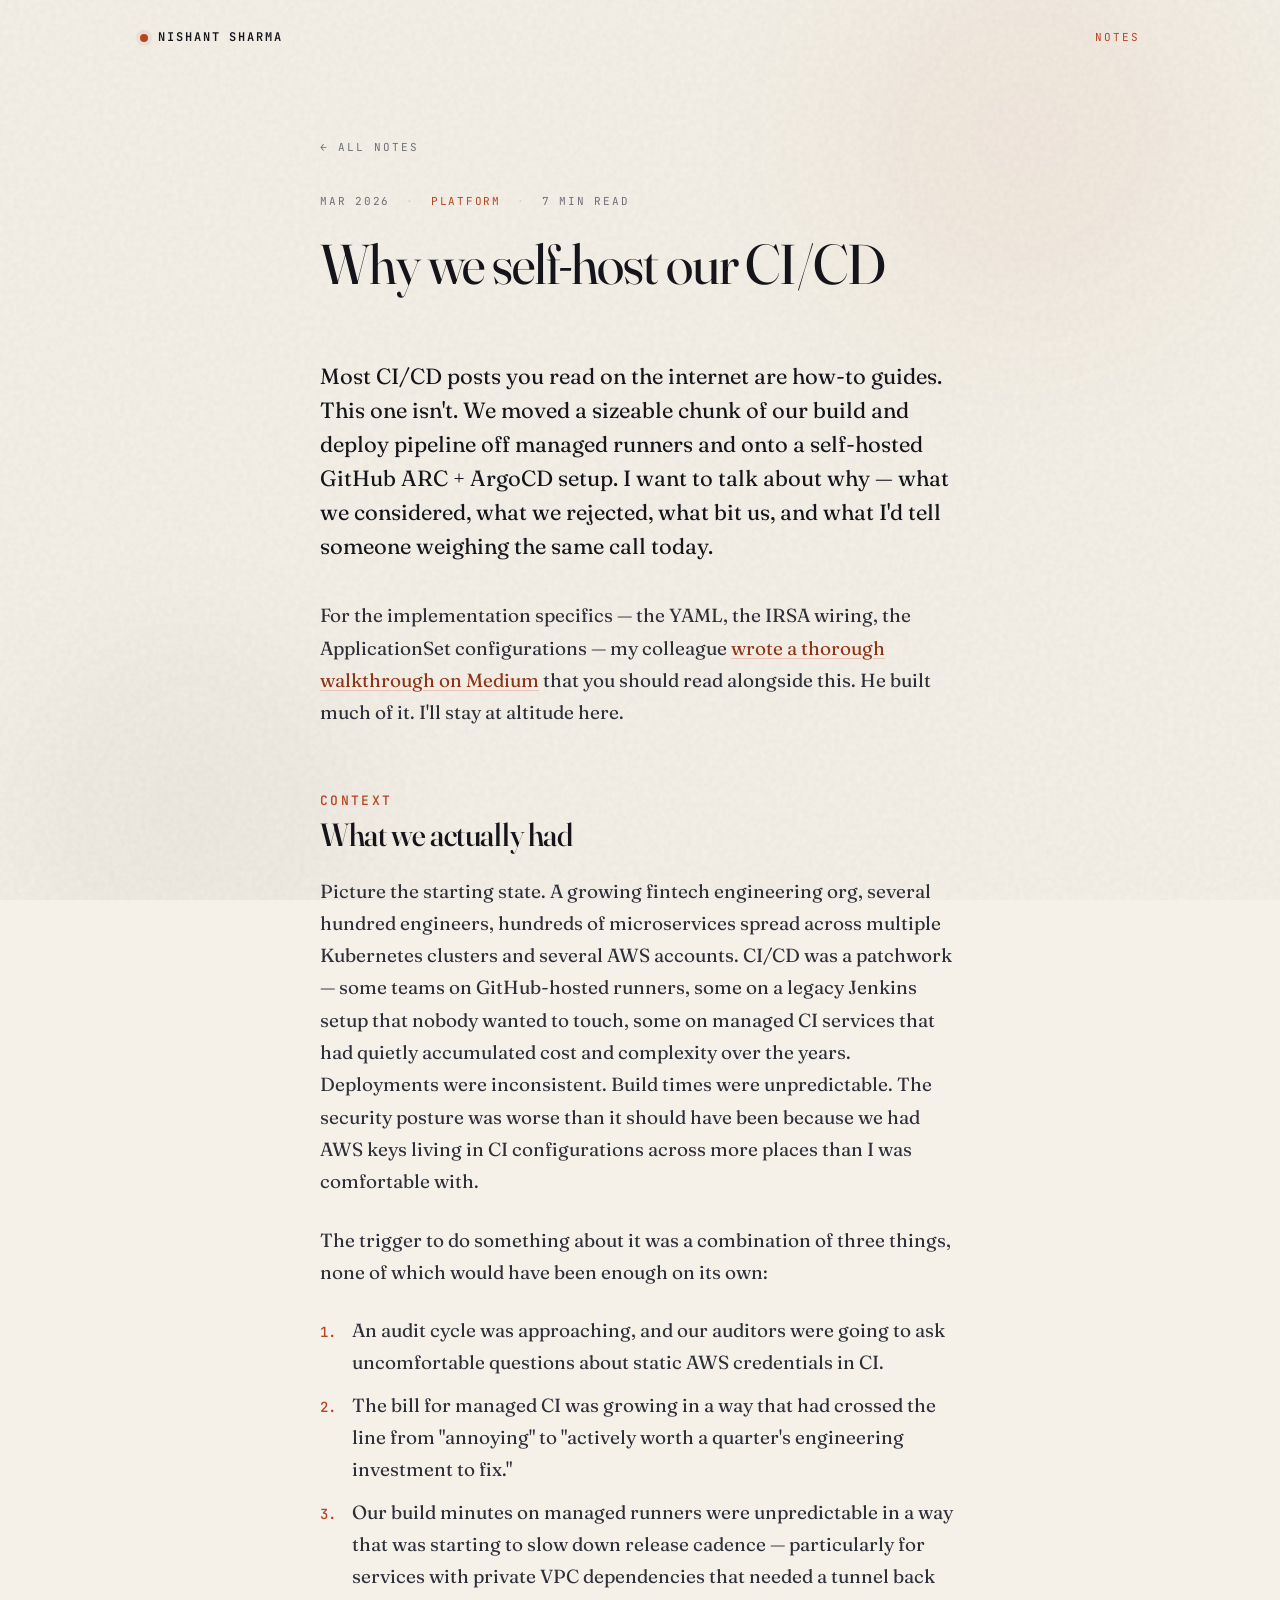
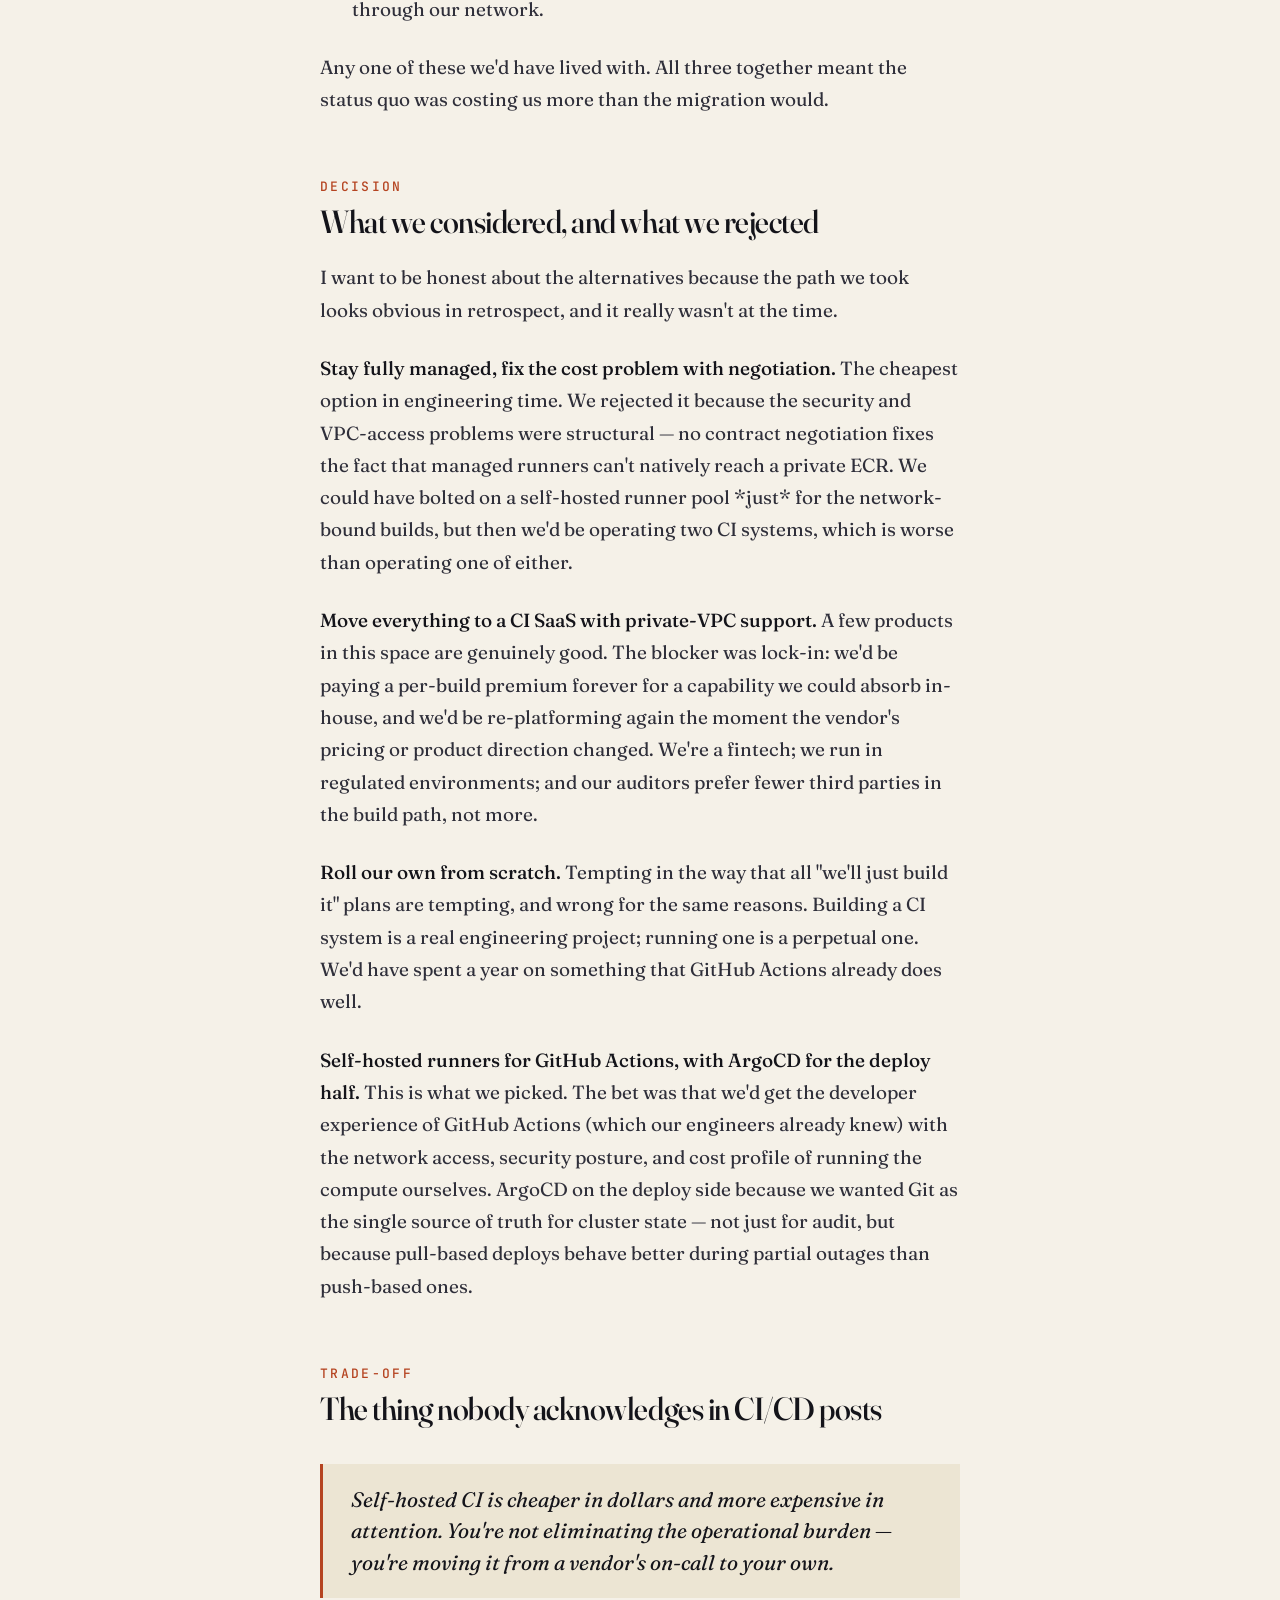
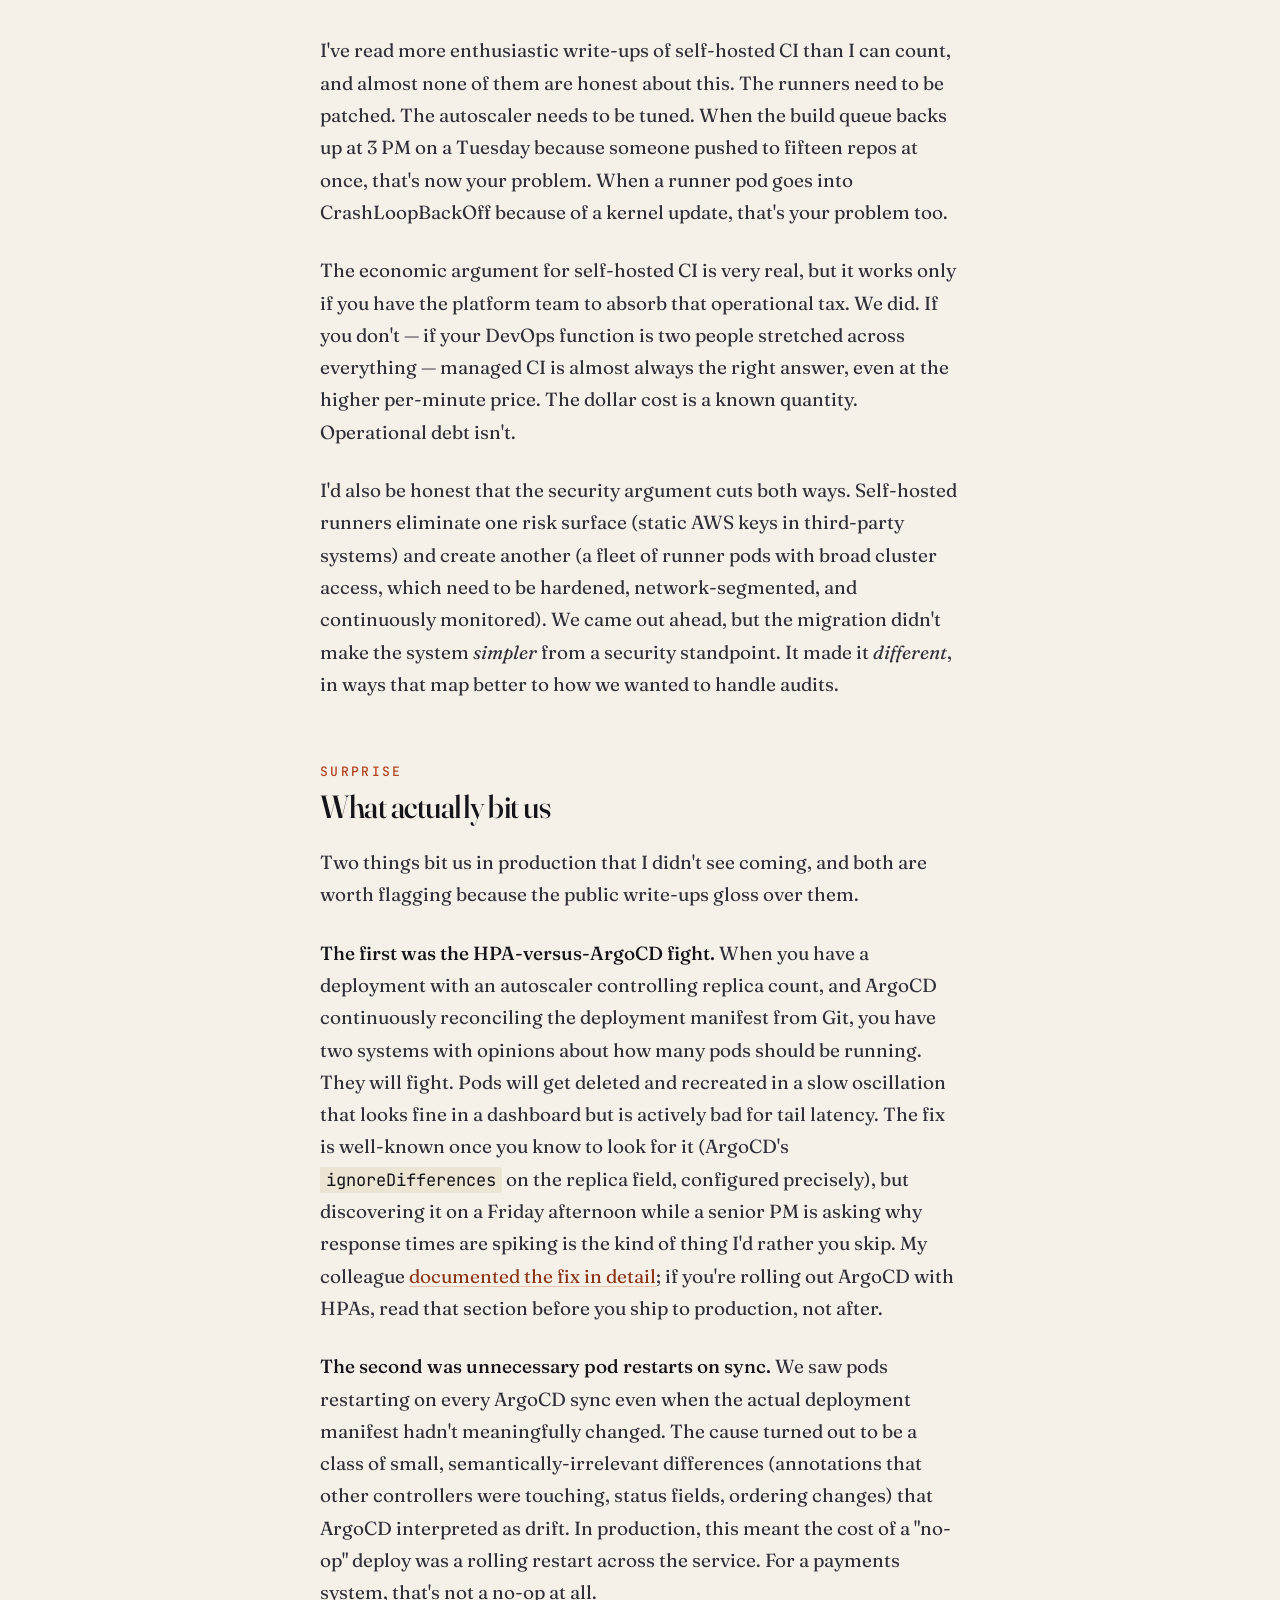
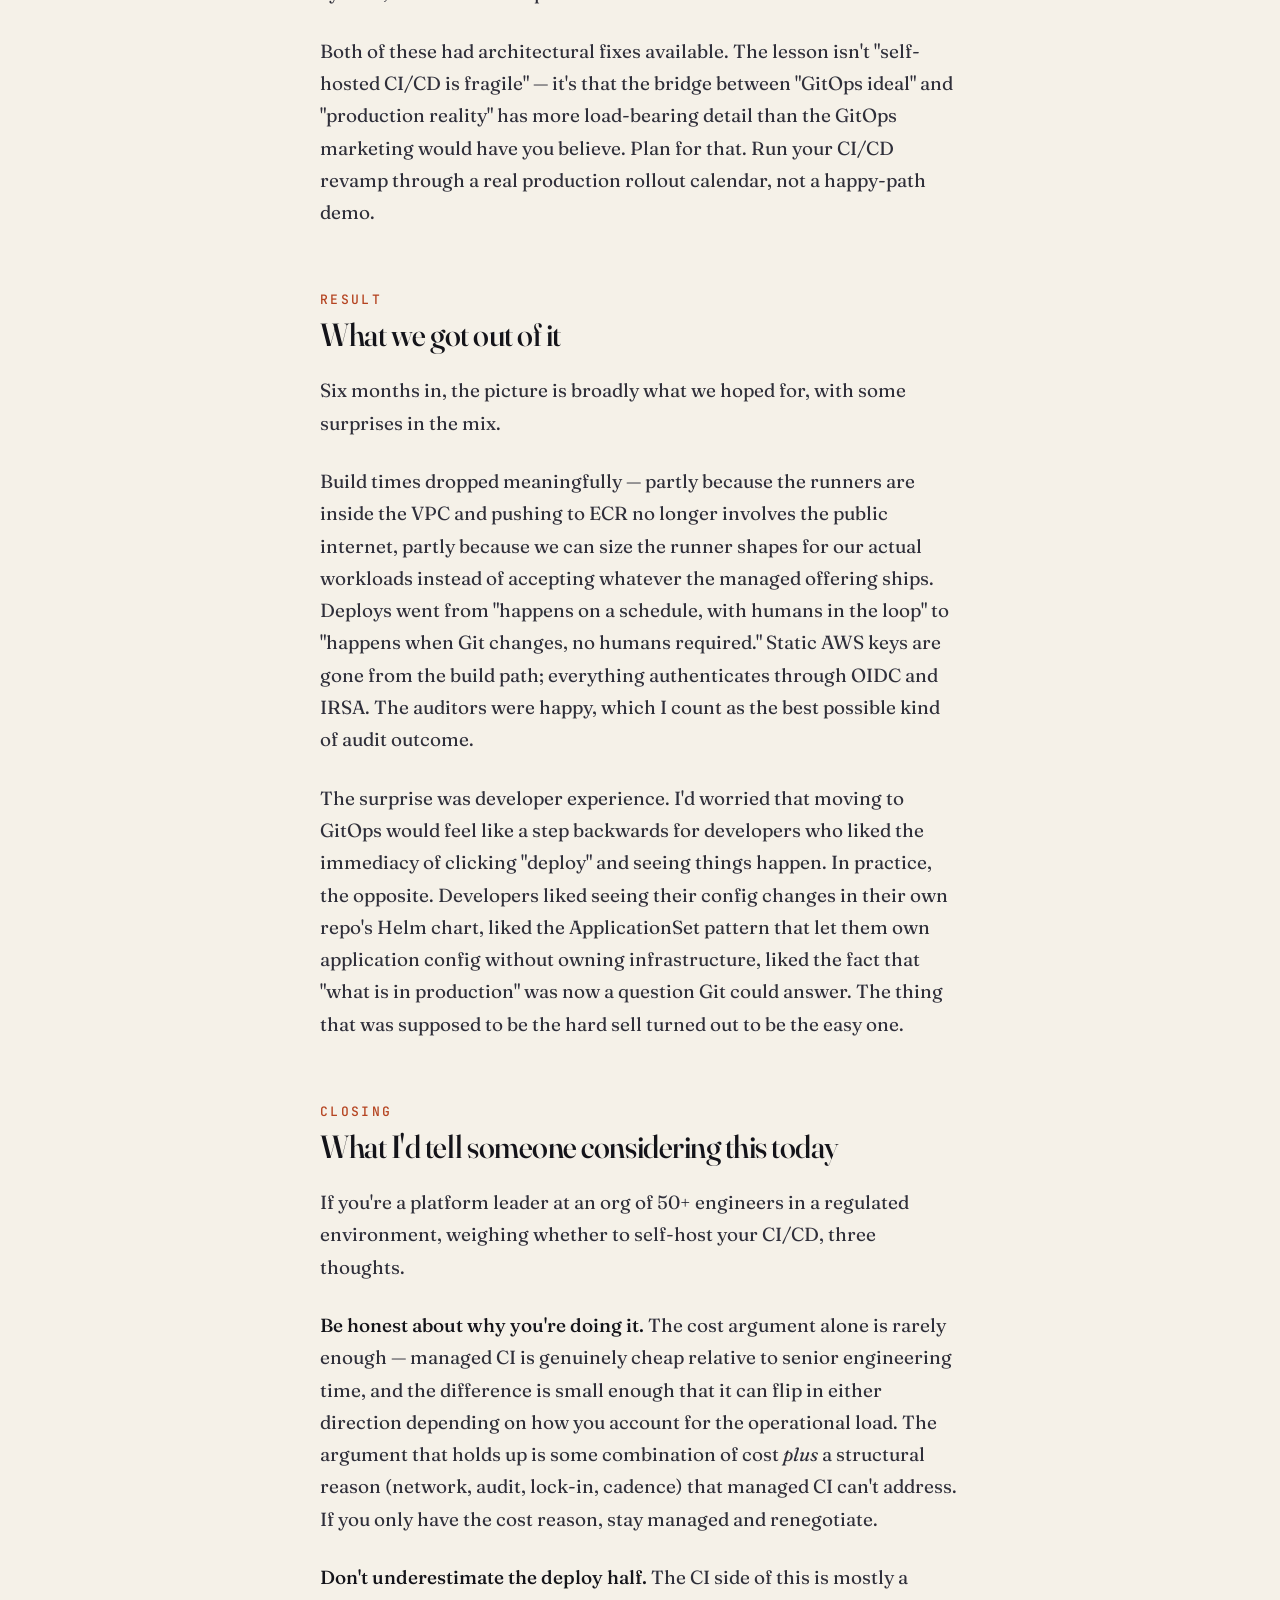
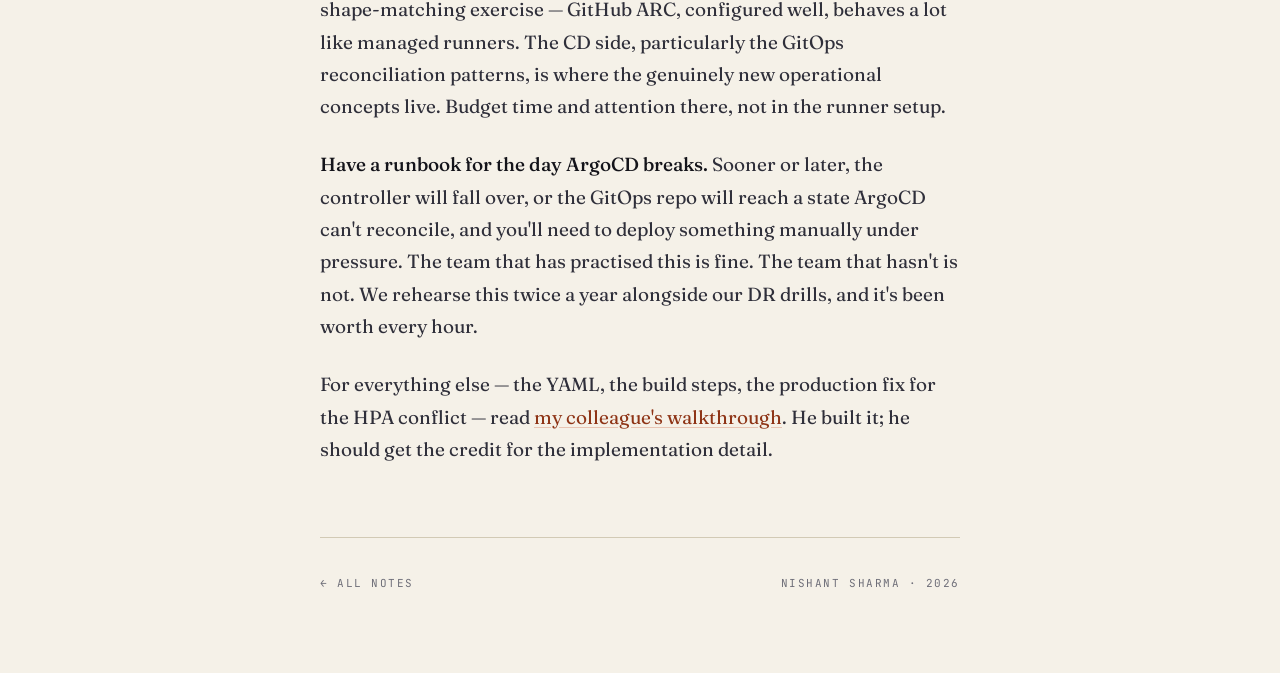
<file: notes/self-hosted-ci-cd/index.html>
<!DOCTYPE html>
<html lang="en">
<head>
  <meta charset="UTF-8" />
  <meta name="viewport" content="width=device-width, initial-scale=1.0" />
  <title>Why we self-host our CI/CD — Nishant Sharma</title>
  <meta name="description" content="The decision narrative behind moving our CI/CD off managed runners and onto self-hosted GitHub ARC + ArgoCD. What we rejected, what bit us, and what I'd tell someone weighing the same call today." />
  <meta name="author" content="Nishant Sharma" />

  <meta property="og:title" content="Why we self-host our CI/CD" />
  <meta property="og:description" content="The trade-offs behind GitHub ARC + ArgoCD, written from the lead's chair." />
  <meta property="og:type" content="article" />
  <meta property="og:url" content="https://thenishant.com/notes/self-hosted-ci-cd/" />
  <meta property="article:published_time" content="2026-03-15" />
  <meta property="article:author" content="Nishant Sharma" />

  <link rel="preconnect" href="https://fonts.googleapis.com" />
  <link rel="preconnect" href="https://fonts.gstatic.com" crossorigin />
  <link href="https://fonts.googleapis.com/css2?family=Fraunces:opsz,wght@9..144,300;9..144,400;9..144,500;9..144,600;9..144,700&family=JetBrains+Mono:wght@400;500;600&display=swap" rel="stylesheet" />
  <link rel="stylesheet" href="/style.css" />
</head>
<body>
  <div class="bg-fx"></div>
  <div class="grain"></div>

  <header class="topbar">
    <a href="/" class="mark">Nishant Sharma</a>
    <nav>
      <a href="/notes/" class="current">Notes</a>
    </nav>
  </header>

  <main class="post-container">
    <div class="post-header">
      <a href="/notes/" class="post-back">← All notes</a>
      <div class="post-meta">
        <span>Mar 2026</span>
        <span class="sep">·</span>
        <span class="tag">Platform</span>
        <span class="sep">·</span>
        <span>7 min read</span>
      </div>
      <h1 class="post-title">Why we self-host our CI/CD</h1>
    </div>

    <article class="prose">
      <p class="lede-paragraph">
        Most CI/CD posts you read on the internet are how-to guides. This one isn't. We moved a sizeable chunk of our build and deploy pipeline off managed runners and onto a self-hosted GitHub ARC + ArgoCD setup. I want to talk about why — what we considered, what we rejected, what bit us, and what I'd tell someone weighing the same call today.
      </p>

      <p>
        For the implementation specifics — the YAML, the IRSA wiring, the ApplicationSet configurations — my colleague <a href="https://medium.com/@shubham9t9/self-hosted-ci-cd-using-github-arc-and-argocd-9ea59be46f2d" target="_blank" rel="noopener">wrote a thorough walkthrough on Medium</a> that you should read alongside this. He built much of it. I'll stay at altitude here.
      </p>

      <h2><span class="h-num">Context</span>What we actually had</h2>

      <p>
        Picture the starting state. A growing fintech engineering org, several hundred engineers, hundreds of microservices spread across multiple Kubernetes clusters and several AWS accounts. CI/CD was a patchwork — some teams on GitHub-hosted runners, some on a legacy Jenkins setup that nobody wanted to touch, some on managed CI services that had quietly accumulated cost and complexity over the years. Deployments were inconsistent. Build times were unpredictable. The security posture was worse than it should have been because we had AWS keys living in CI configurations across more places than I was comfortable with.
      </p>

      <p>
        The trigger to do something about it was a combination of three things, none of which would have been enough on its own:
      </p>

      <ol>
        <li>An audit cycle was approaching, and our auditors were going to ask uncomfortable questions about static AWS credentials in CI.</li>
        <li>The bill for managed CI was growing in a way that had crossed the line from "annoying" to "actively worth a quarter's engineering investment to fix."</li>
        <li>Our build minutes on managed runners were unpredictable in a way that was starting to slow down release cadence — particularly for services with private VPC dependencies that needed a tunnel back through our network.</li>
      </ol>

      <p>
        Any one of these we'd have lived with. All three together meant the status quo was costing us more than the migration would.
      </p>

      <h2><span class="h-num">Decision</span>What we considered, and what we rejected</h2>

      <p>
        I want to be honest about the alternatives because the path we took looks obvious in retrospect, and it really wasn't at the time.
      </p>

      <p>
        <strong>Stay fully managed, fix the cost problem with negotiation.</strong> The cheapest option in engineering time. We rejected it because the security and VPC-access problems were structural — no contract negotiation fixes the fact that managed runners can't natively reach a private ECR. We could have bolted on a self-hosted runner pool *just* for the network-bound builds, but then we'd be operating two CI systems, which is worse than operating one of either.
      </p>

      <p>
        <strong>Move everything to a CI SaaS with private-VPC support.</strong> A few products in this space are genuinely good. The blocker was lock-in: we'd be paying a per-build premium forever for a capability we could absorb in-house, and we'd be re-platforming again the moment the vendor's pricing or product direction changed. We're a fintech; we run in regulated environments; and our auditors prefer fewer third parties in the build path, not more.
      </p>

      <p>
        <strong>Roll our own from scratch.</strong> Tempting in the way that all "we'll just build it" plans are tempting, and wrong for the same reasons. Building a CI system is a real engineering project; running one is a perpetual one. We'd have spent a year on something that GitHub Actions already does well.
      </p>

      <p>
        <strong>Self-hosted runners for GitHub Actions, with ArgoCD for the deploy half.</strong> This is what we picked. The bet was that we'd get the developer experience of GitHub Actions (which our engineers already knew) with the network access, security posture, and cost profile of running the compute ourselves. ArgoCD on the deploy side because we wanted Git as the single source of truth for cluster state — not just for audit, but because pull-based deploys behave better during partial outages than push-based ones.
      </p>

      <h2><span class="h-num">Trade-off</span>The thing nobody acknowledges in CI/CD posts</h2>

      <blockquote>
        <p>Self-hosted CI is cheaper in dollars and more expensive in attention. You're not eliminating the operational burden — you're moving it from a vendor's on-call to your own.</p>
      </blockquote>

      <p>
        I've read more enthusiastic write-ups of self-hosted CI than I can count, and almost none of them are honest about this. The runners need to be patched. The autoscaler needs to be tuned. When the build queue backs up at 3 PM on a Tuesday because someone pushed to fifteen repos at once, that's now your problem. When a runner pod goes into CrashLoopBackOff because of a kernel update, that's your problem too.
      </p>

      <p>
        The economic argument for self-hosted CI is very real, but it works only if you have the platform team to absorb that operational tax. We did. If you don't — if your DevOps function is two people stretched across everything — managed CI is almost always the right answer, even at the higher per-minute price. The dollar cost is a known quantity. Operational debt isn't.
      </p>

      <p>
        I'd also be honest that the security argument cuts both ways. Self-hosted runners eliminate one risk surface (static AWS keys in third-party systems) and create another (a fleet of runner pods with broad cluster access, which need to be hardened, network-segmented, and continuously monitored). We came out ahead, but the migration didn't make the system <em>simpler</em> from a security standpoint. It made it <em>different</em>, in ways that map better to how we wanted to handle audits.
      </p>

      <h2><span class="h-num">Surprise</span>What actually bit us</h2>

      <p>
        Two things bit us in production that I didn't see coming, and both are worth flagging because the public write-ups gloss over them.
      </p>

      <p>
        <strong>The first was the HPA-versus-ArgoCD fight.</strong> When you have a deployment with an autoscaler controlling replica count, and ArgoCD continuously reconciling the deployment manifest from Git, you have two systems with opinions about how many pods should be running. They will fight. Pods will get deleted and recreated in a slow oscillation that looks fine in a dashboard but is actively bad for tail latency. The fix is well-known once you know to look for it (ArgoCD's <code>ignoreDifferences</code> on the replica field, configured precisely), but discovering it on a Friday afternoon while a senior PM is asking why response times are spiking is the kind of thing I'd rather you skip. My colleague <a href="https://medium.com/@shubham9t9/self-hosted-ci-cd-using-github-arc-and-argocd-9ea59be46f2d" target="_blank" rel="noopener">documented the fix in detail</a>; if you're rolling out ArgoCD with HPAs, read that section before you ship to production, not after.
      </p>

      <p>
        <strong>The second was unnecessary pod restarts on sync.</strong> We saw pods restarting on every ArgoCD sync even when the actual deployment manifest hadn't meaningfully changed. The cause turned out to be a class of small, semantically-irrelevant differences (annotations that other controllers were touching, status fields, ordering changes) that ArgoCD interpreted as drift. In production, this meant the cost of a "no-op" deploy was a rolling restart across the service. For a payments system, that's not a no-op at all.
      </p>

      <p>
        Both of these had architectural fixes available. The lesson isn't "self-hosted CI/CD is fragile" — it's that the bridge between "GitOps ideal" and "production reality" has more load-bearing detail than the GitOps marketing would have you believe. Plan for that. Run your CI/CD revamp through a real production rollout calendar, not a happy-path demo.
      </p>

      <h2><span class="h-num">Result</span>What we got out of it</h2>

      <p>
        Six months in, the picture is broadly what we hoped for, with some surprises in the mix.
      </p>

      <p>
        Build times dropped meaningfully — partly because the runners are inside the VPC and pushing to ECR no longer involves the public internet, partly because we can size the runner shapes for our actual workloads instead of accepting whatever the managed offering ships. Deploys went from "happens on a schedule, with humans in the loop" to "happens when Git changes, no humans required." Static AWS keys are gone from the build path; everything authenticates through OIDC and IRSA. The auditors were happy, which I count as the best possible kind of audit outcome.
      </p>

      <p>
        The surprise was developer experience. I'd worried that moving to GitOps would feel like a step backwards for developers who liked the immediacy of clicking "deploy" and seeing things happen. In practice, the opposite. Developers liked seeing their config changes in their own repo's Helm chart, liked the ApplicationSet pattern that let them own application config without owning infrastructure, liked the fact that "what is in production" was now a question Git could answer. The thing that was supposed to be the hard sell turned out to be the easy one.
      </p>

      <h2><span class="h-num">Closing</span>What I'd tell someone considering this today</h2>

      <p>
        If you're a platform leader at an org of 50+ engineers in a regulated environment, weighing whether to self-host your CI/CD, three thoughts.
      </p>

      <p>
        <strong>Be honest about why you're doing it.</strong> The cost argument alone is rarely enough — managed CI is genuinely cheap relative to senior engineering time, and the difference is small enough that it can flip in either direction depending on how you account for the operational load. The argument that holds up is some combination of cost <em>plus</em> a structural reason (network, audit, lock-in, cadence) that managed CI can't address. If you only have the cost reason, stay managed and renegotiate.
      </p>

      <p>
        <strong>Don't underestimate the deploy half.</strong> The CI side of this is mostly a shape-matching exercise — GitHub ARC, configured well, behaves a lot like managed runners. The CD side, particularly the GitOps reconciliation patterns, is where the genuinely new operational concepts live. Budget time and attention there, not in the runner setup.
      </p>

      <p>
        <strong>Have a runbook for the day ArgoCD breaks.</strong> Sooner or later, the controller will fall over, or the GitOps repo will reach a state ArgoCD can't reconcile, and you'll need to deploy something manually under pressure. The team that has practised this is fine. The team that hasn't is not. We rehearse this twice a year alongside our DR drills, and it's been worth every hour.
      </p>

      <p>
        For everything else — the YAML, the build steps, the production fix for the HPA conflict — read <a href="https://medium.com/@shubham9t9/self-hosted-ci-cd-using-github-arc-and-argocd-9ea59be46f2d" target="_blank" rel="noopener">my colleague's walkthrough</a>. He built it; he should get the credit for the implementation detail.
      </p>

      <div class="post-end">
        <span><a href="/notes/" style="color: var(--ink-mute); text-decoration: none;">← All notes</a></span>
        <span>Nishant Sharma · 2026</span>
      </div>
    </article>
  </main>
</body>
</html>
</file>
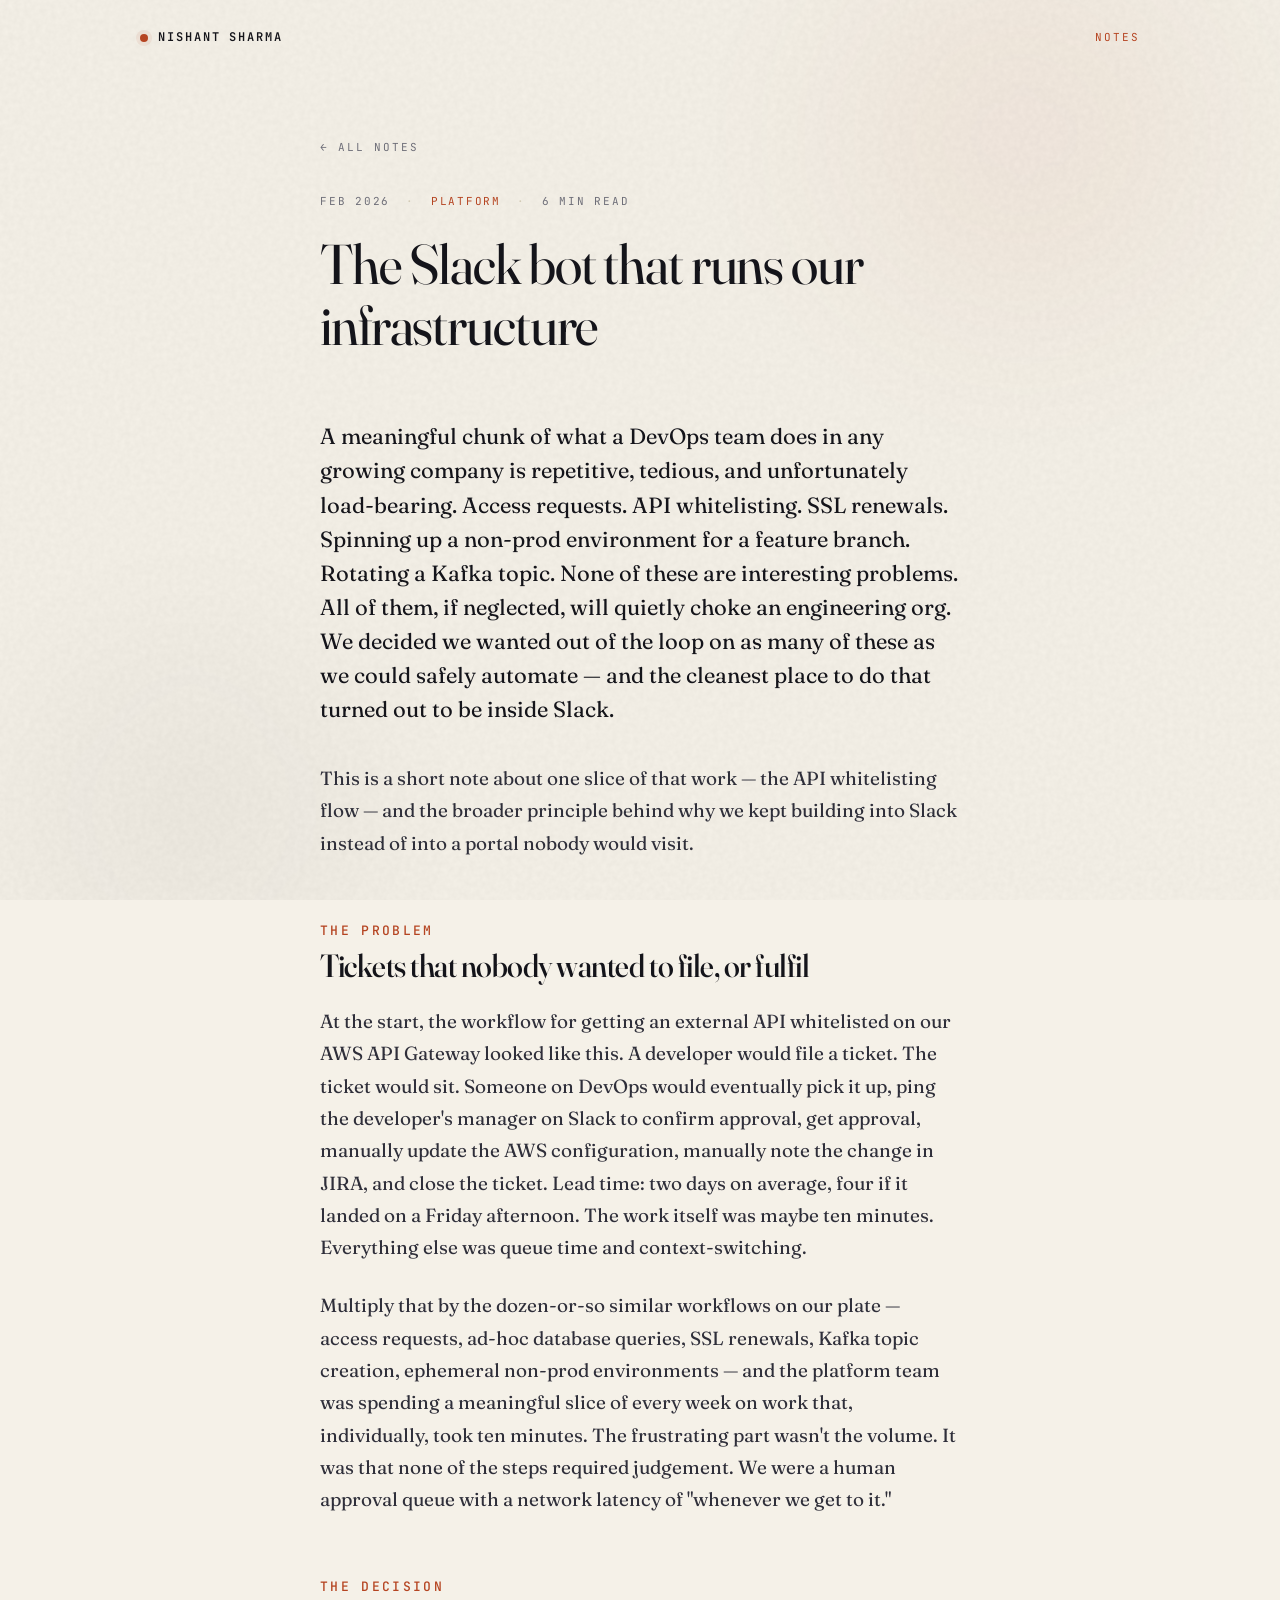
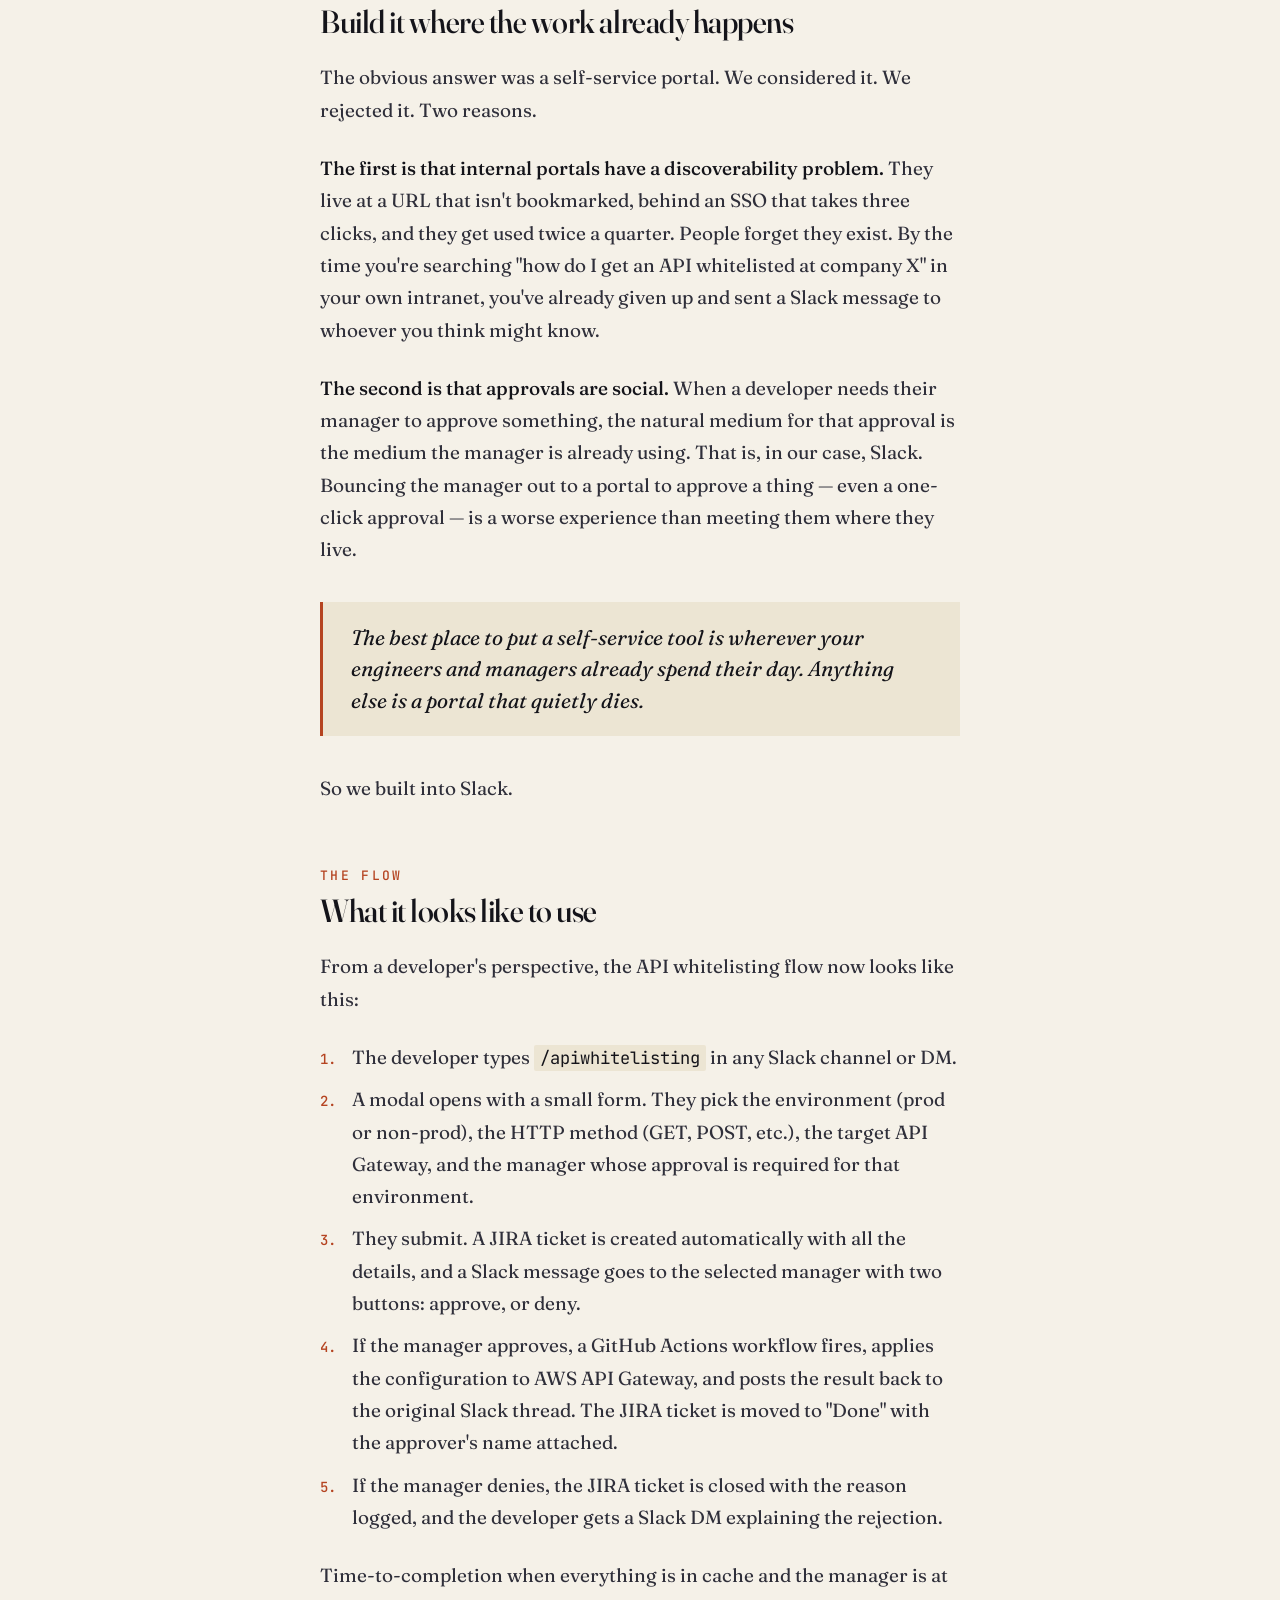
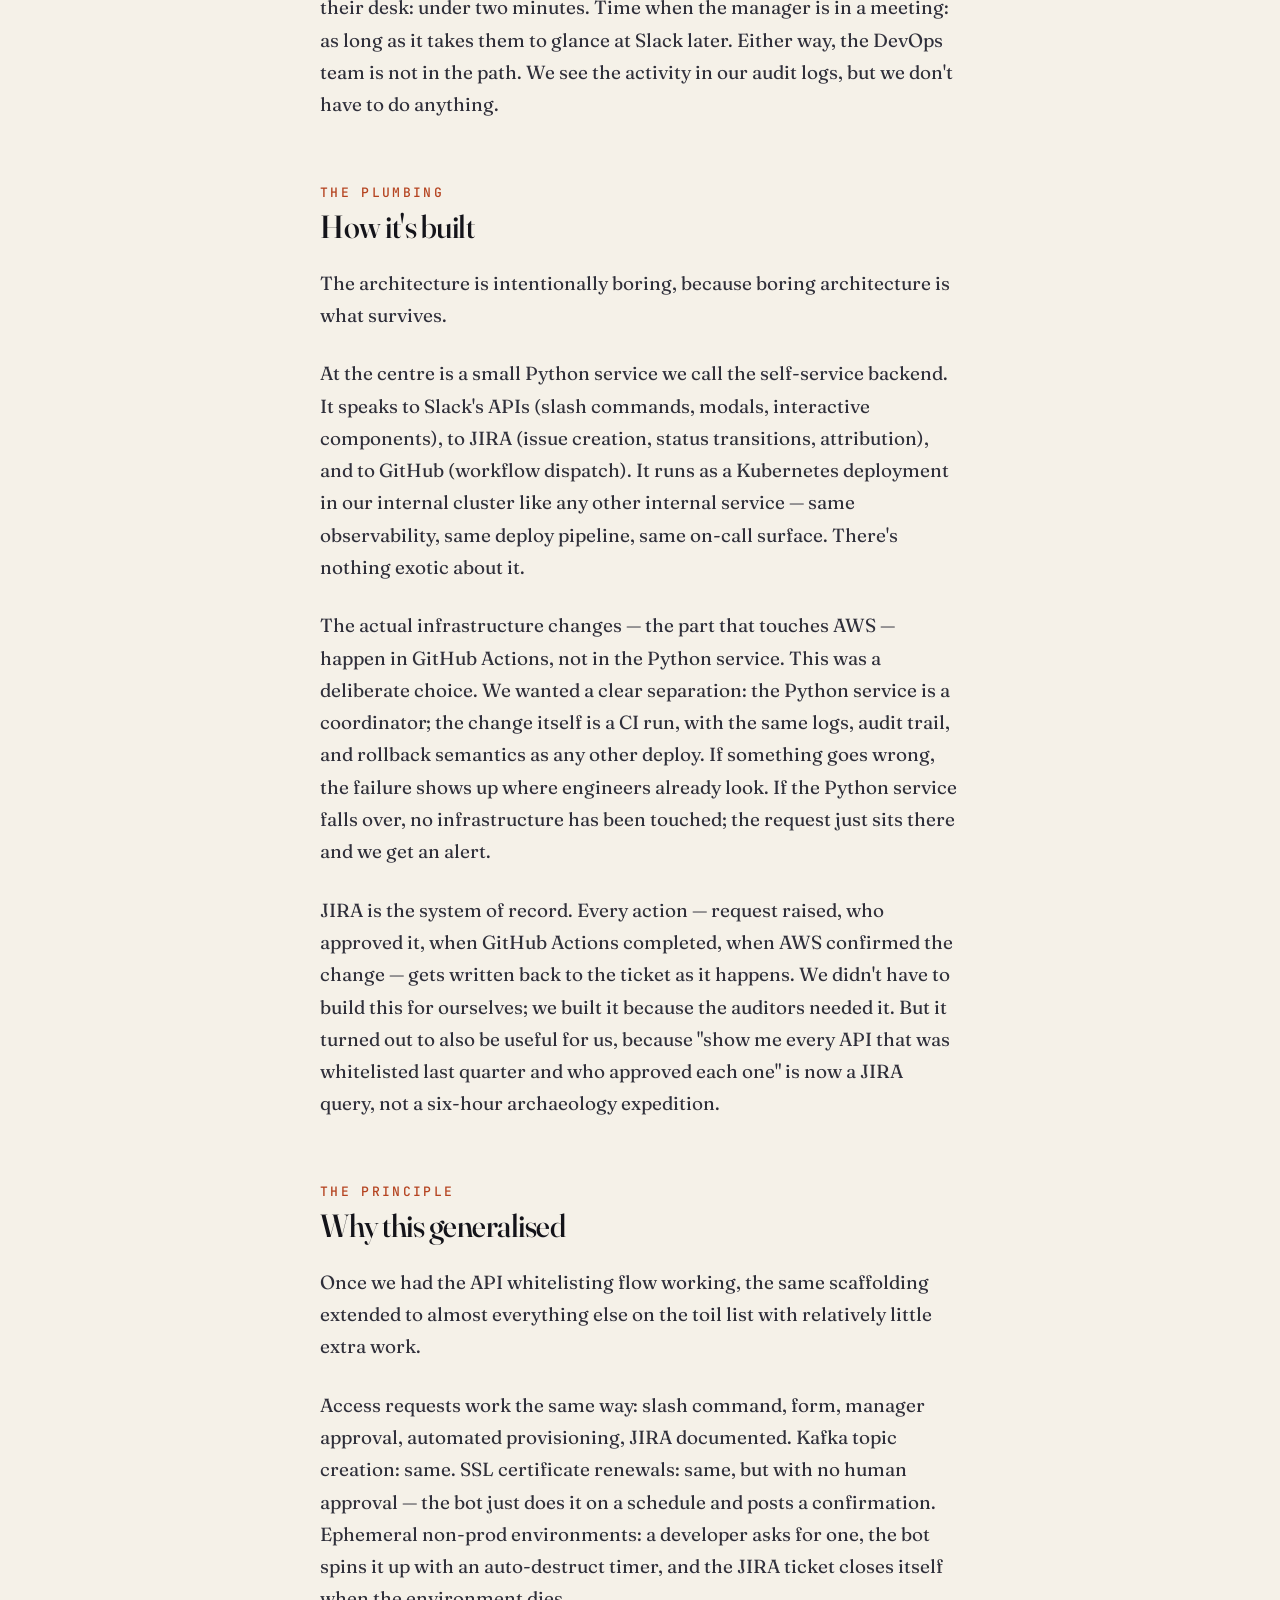
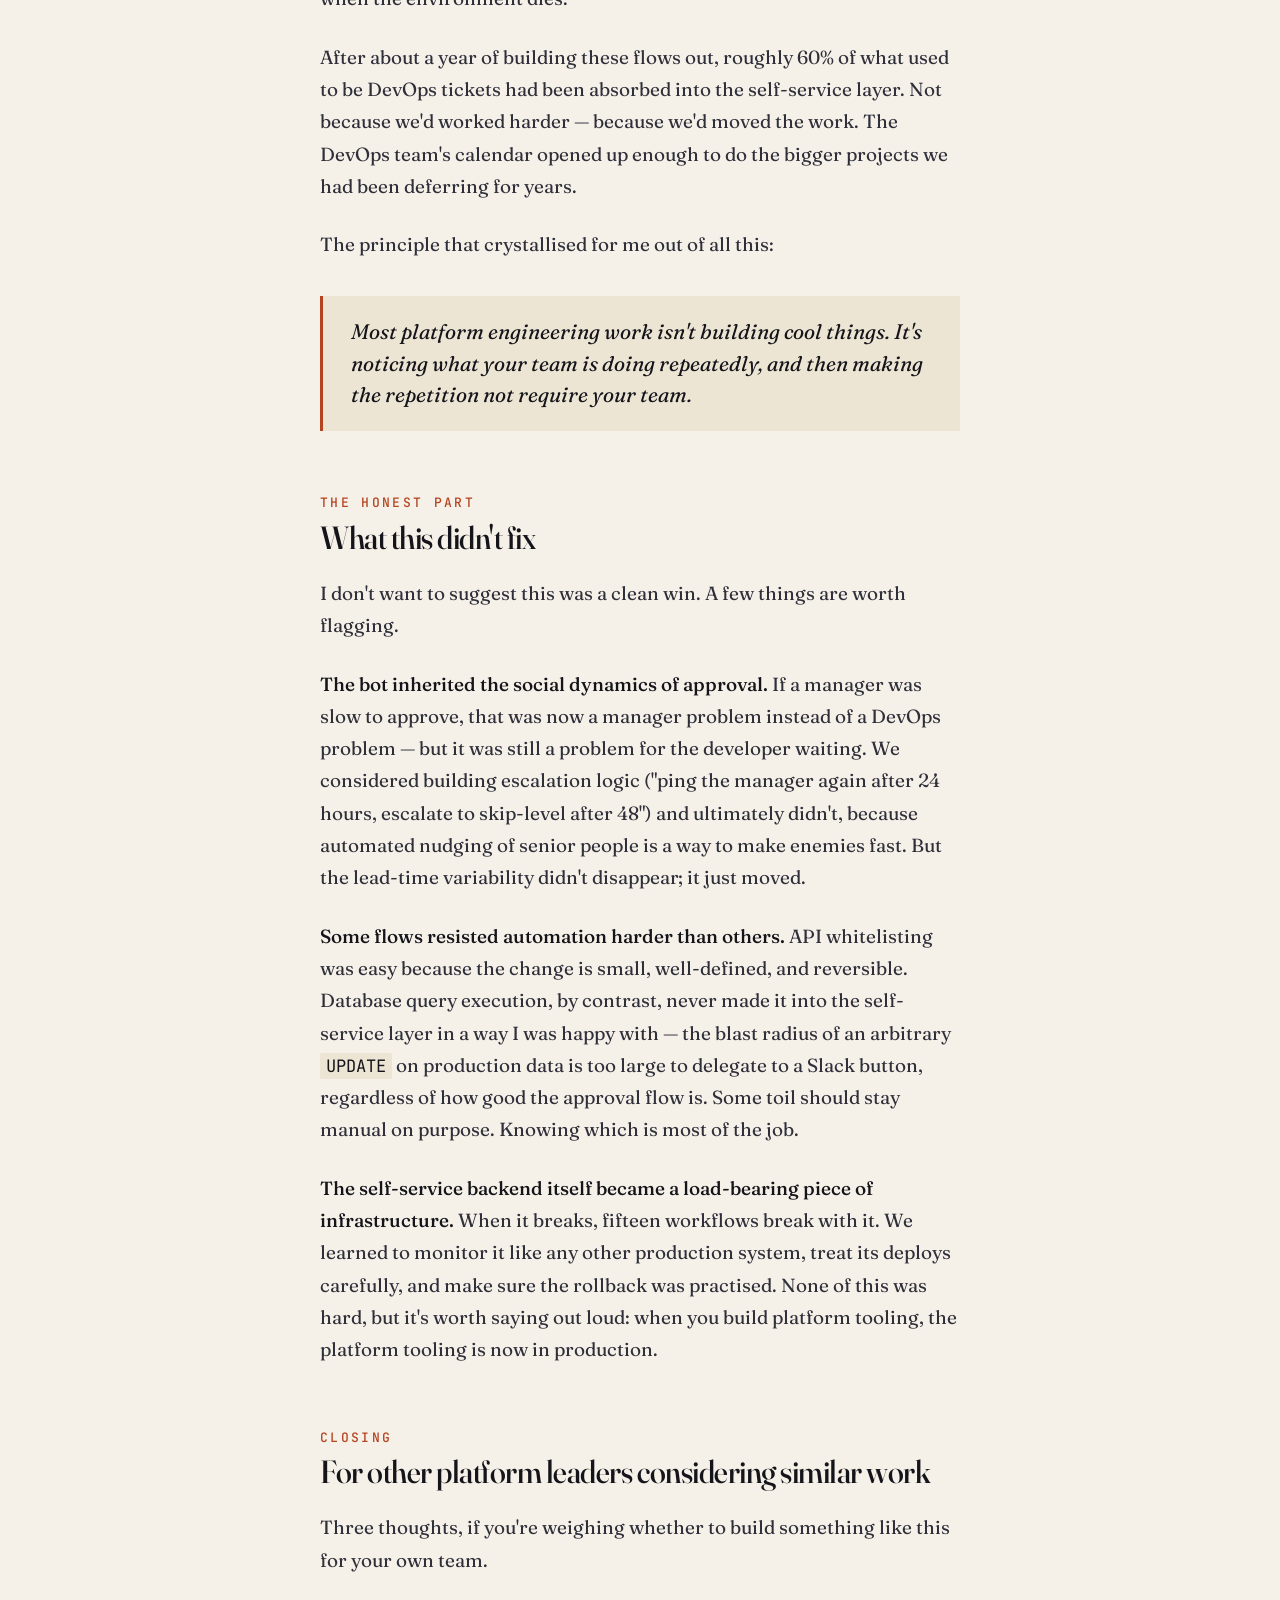
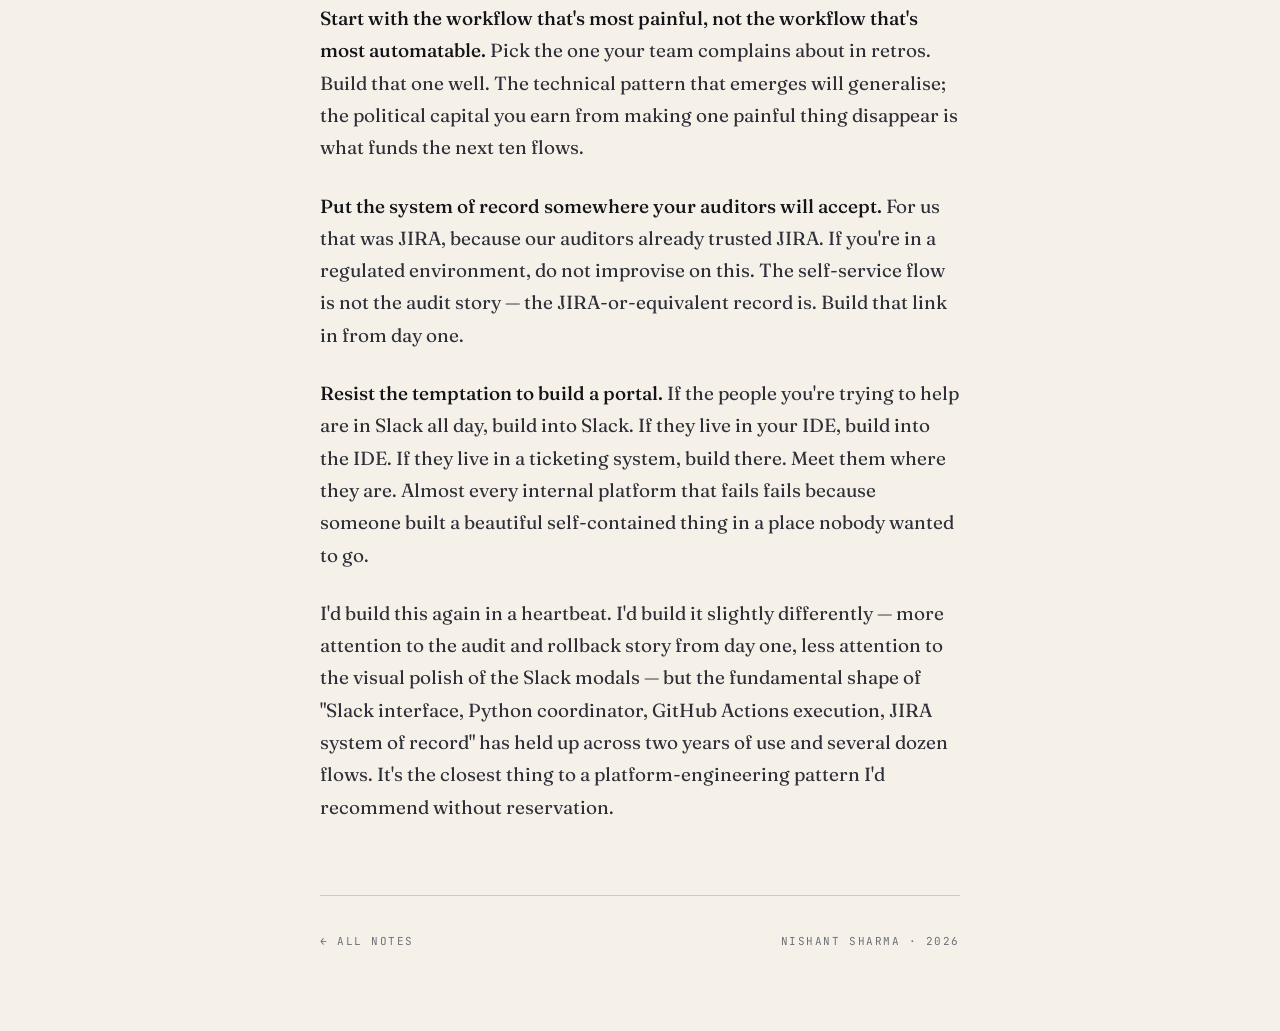
<file: notes/slack-self-service/index.html>
<!DOCTYPE html>
<html lang="en">
<head>
  <meta charset="UTF-8" />
  <meta name="viewport" content="width=device-width, initial-scale=1.0" />
  <title>The Slack bot that runs our infrastructure — Nishant Sharma</title>
  <meta name="description" content="How we built a self-service platform for API whitelisting, access requests, and ephemeral environments — and why moving DevOps work into Slack changed the team's relationship with the rest of the company." />
  <meta name="author" content="Nishant Sharma" />

  <meta property="og:title" content="The Slack bot that runs our infrastructure" />
  <meta property="og:description" content="A self-service platform built into Slack — and why moving DevOps work into the channels people already use changed how the team operates." />
  <meta property="og:type" content="article" />
  <meta property="og:url" content="https://thenishant.com/notes/slack-self-service/" />
  <meta property="og:image" content="https://thenishant.com/og.jpg" />
  <meta property="og:image:width" content="1200" />
  <meta property="og:image:height" content="630" />
  <meta property="og:image:alt" content="Nishant Sharma — Platform engineering, quietly." />
  <meta property="article:published_time" content="2026-02-12" />
  <meta property="article:author" content="Nishant Sharma" />
  <meta name="twitter:card" content="summary_large_image" />
  <meta name="twitter:title" content="The Slack bot that runs our infrastructure" />
  <meta name="twitter:description" content="A self-service platform built into Slack — and why moving DevOps work into the channels people already use changed how the team operates." />
  <meta name="twitter:image" content="https://thenishant.com/og.jpg" />

  <link rel="icon" href="/favicon.ico" sizes="any" />
  <link rel="icon" type="image/png" sizes="32x32" href="/favicon-32x32.png" />
  <link rel="icon" type="image/png" sizes="16x16" href="/favicon-16x16.png" />
  <link rel="apple-touch-icon" sizes="180x180" href="/apple-touch-icon.png" />
  <link rel="manifest" href="/site.webmanifest" />
  <meta name="theme-color" content="#b54421" />

  <link rel="preconnect" href="https://fonts.googleapis.com" />
  <link rel="preconnect" href="https://fonts.gstatic.com" crossorigin />
  <link href="https://fonts.googleapis.com/css2?family=Fraunces:opsz,wght@9..144,300;9..144,400;9..144,500;9..144,600;9..144,700&family=JetBrains+Mono:wght@400;500;600&display=swap" rel="stylesheet" />
  <link rel="stylesheet" href="/style.css" />
</head>
<body>
  <div class="bg-fx"></div>
  <div class="grain"></div>

  <header class="topbar">
    <a href="/" class="mark">Nishant Sharma</a>
    <nav>
      <a href="/notes/" class="current">Notes</a>
    </nav>
  </header>

  <main class="post-container">
    <div class="post-header">
      <a href="/notes/" class="post-back">← All notes</a>
      <div class="post-meta">
        <span>Feb 2026</span>
        <span class="sep">·</span>
        <span class="tag">Platform</span>
        <span class="sep">·</span>
        <span>6 min read</span>
      </div>
      <h1 class="post-title">The Slack bot that runs our infrastructure</h1>
    </div>

    <article class="prose">
      <p class="lede-paragraph">
        A meaningful chunk of what a DevOps team does in any growing company is repetitive, tedious, and unfortunately load-bearing. Access requests. API whitelisting. SSL renewals. Spinning up a non-prod environment for a feature branch. Rotating a Kafka topic. None of these are interesting problems. All of them, if neglected, will quietly choke an engineering org. We decided we wanted out of the loop on as many of these as we could safely automate — and the cleanest place to do that turned out to be inside Slack.
      </p>

      <p>
        This is a short note about one slice of that work — the API whitelisting flow — and the broader principle behind why we kept building into Slack instead of into a portal nobody would visit.
      </p>

      <h2><span class="h-num">The problem</span>Tickets that nobody wanted to file, or fulfil</h2>

      <p>
        At the start, the workflow for getting an external API whitelisted on our AWS API Gateway looked like this. A developer would file a ticket. The ticket would sit. Someone on DevOps would eventually pick it up, ping the developer's manager on Slack to confirm approval, get approval, manually update the AWS configuration, manually note the change in JIRA, and close the ticket. Lead time: two days on average, four if it landed on a Friday afternoon. The work itself was maybe ten minutes. Everything else was queue time and context-switching.
      </p>

      <p>
        Multiply that by the dozen-or-so similar workflows on our plate — access requests, ad-hoc database queries, SSL renewals, Kafka topic creation, ephemeral non-prod environments — and the platform team was spending a meaningful slice of every week on work that, individually, took ten minutes. The frustrating part wasn't the volume. It was that none of the steps required judgement. We were a human approval queue with a network latency of "whenever we get to it."
      </p>

      <h2><span class="h-num">The decision</span>Build it where the work already happens</h2>

      <p>
        The obvious answer was a self-service portal. We considered it. We rejected it. Two reasons.
      </p>

      <p>
        <strong>The first is that internal portals have a discoverability problem.</strong> They live at a URL that isn't bookmarked, behind an SSO that takes three clicks, and they get used twice a quarter. People forget they exist. By the time you're searching "how do I get an API whitelisted at company X" in your own intranet, you've already given up and sent a Slack message to whoever you think might know.
      </p>

      <p>
        <strong>The second is that approvals are social.</strong> When a developer needs their manager to approve something, the natural medium for that approval is the medium the manager is already using. That is, in our case, Slack. Bouncing the manager out to a portal to approve a thing — even a one-click approval — is a worse experience than meeting them where they live.
      </p>

      <blockquote>
        <p>The best place to put a self-service tool is wherever your engineers and managers already spend their day. Anything else is a portal that quietly dies.</p>
      </blockquote>

      <p>
        So we built into Slack.
      </p>

      <h2><span class="h-num">The flow</span>What it looks like to use</h2>

      <p>
        From a developer's perspective, the API whitelisting flow now looks like this:
      </p>

      <ol>
        <li>The developer types <code>/apiwhitelisting</code> in any Slack channel or DM.</li>
        <li>A modal opens with a small form. They pick the environment (prod or non-prod), the HTTP method (GET, POST, etc.), the target API Gateway, and the manager whose approval is required for that environment.</li>
        <li>They submit. A JIRA ticket is created automatically with all the details, and a Slack message goes to the selected manager with two buttons: approve, or deny.</li>
        <li>If the manager approves, a GitHub Actions workflow fires, applies the configuration to AWS API Gateway, and posts the result back to the original Slack thread. The JIRA ticket is moved to "Done" with the approver's name attached.</li>
        <li>If the manager denies, the JIRA ticket is closed with the reason logged, and the developer gets a Slack DM explaining the rejection.</li>
      </ol>

      <p>
        Time-to-completion when everything is in cache and the manager is at their desk: under two minutes. Time when the manager is in a meeting: as long as it takes them to glance at Slack later. Either way, the DevOps team is not in the path. We see the activity in our audit logs, but we don't have to do anything.
      </p>

      <h2><span class="h-num">The plumbing</span>How it's built</h2>

      <p>
        The architecture is intentionally boring, because boring architecture is what survives.
      </p>

      <p>
        At the centre is a small Python service we call the self-service backend. It speaks to Slack's APIs (slash commands, modals, interactive components), to JIRA (issue creation, status transitions, attribution), and to GitHub (workflow dispatch). It runs as a Kubernetes deployment in our internal cluster like any other internal service — same observability, same deploy pipeline, same on-call surface. There's nothing exotic about it.
      </p>

      <p>
        The actual infrastructure changes — the part that touches AWS — happen in GitHub Actions, not in the Python service. This was a deliberate choice. We wanted a clear separation: the Python service is a coordinator; the change itself is a CI run, with the same logs, audit trail, and rollback semantics as any other deploy. If something goes wrong, the failure shows up where engineers already look. If the Python service falls over, no infrastructure has been touched; the request just sits there and we get an alert.
      </p>

      <p>
        JIRA is the system of record. Every action — request raised, who approved it, when GitHub Actions completed, when AWS confirmed the change — gets written back to the ticket as it happens. We didn't have to build this for ourselves; we built it because the auditors needed it. But it turned out to also be useful for us, because "show me every API that was whitelisted last quarter and who approved each one" is now a JIRA query, not a six-hour archaeology expedition.
      </p>

      <h2><span class="h-num">The principle</span>Why this generalised</h2>

      <p>
        Once we had the API whitelisting flow working, the same scaffolding extended to almost everything else on the toil list with relatively little extra work.
      </p>

      <p>
        Access requests work the same way: slash command, form, manager approval, automated provisioning, JIRA documented. Kafka topic creation: same. SSL certificate renewals: same, but with no human approval — the bot just does it on a schedule and posts a confirmation. Ephemeral non-prod environments: a developer asks for one, the bot spins it up with an auto-destruct timer, and the JIRA ticket closes itself when the environment dies.
      </p>

      <p>
        After about a year of building these flows out, roughly 60% of what used to be DevOps tickets had been absorbed into the self-service layer. Not because we'd worked harder — because we'd moved the work. The DevOps team's calendar opened up enough to do the bigger projects we had been deferring for years.
      </p>

      <p>
        The principle that crystallised for me out of all this:
      </p>

      <blockquote>
        <p>Most platform engineering work isn't building cool things. It's noticing what your team is doing repeatedly, and then making the repetition not require your team.</p>
      </blockquote>

      <h2><span class="h-num">The honest part</span>What this didn't fix</h2>

      <p>
        I don't want to suggest this was a clean win. A few things are worth flagging.
      </p>

      <p>
        <strong>The bot inherited the social dynamics of approval.</strong> If a manager was slow to approve, that was now a manager problem instead of a DevOps problem — but it was still a problem for the developer waiting. We considered building escalation logic ("ping the manager again after 24 hours, escalate to skip-level after 48") and ultimately didn't, because automated nudging of senior people is a way to make enemies fast. But the lead-time variability didn't disappear; it just moved.
      </p>

      <p>
        <strong>Some flows resisted automation harder than others.</strong> API whitelisting was easy because the change is small, well-defined, and reversible. Database query execution, by contrast, never made it into the self-service layer in a way I was happy with — the blast radius of an arbitrary <code>UPDATE</code> on production data is too large to delegate to a Slack button, regardless of how good the approval flow is. Some toil should stay manual on purpose. Knowing which is most of the job.
      </p>

      <p>
        <strong>The self-service backend itself became a load-bearing piece of infrastructure.</strong> When it breaks, fifteen workflows break with it. We learned to monitor it like any other production system, treat its deploys carefully, and make sure the rollback was practised. None of this was hard, but it's worth saying out loud: when you build platform tooling, the platform tooling is now in production.
      </p>

      <h2><span class="h-num">Closing</span>For other platform leaders considering similar work</h2>

      <p>
        Three thoughts, if you're weighing whether to build something like this for your own team.
      </p>

      <p>
        <strong>Start with the workflow that's most painful, not the workflow that's most automatable.</strong> Pick the one your team complains about in retros. Build that one well. The technical pattern that emerges will generalise; the political capital you earn from making one painful thing disappear is what funds the next ten flows.
      </p>

      <p>
        <strong>Put the system of record somewhere your auditors will accept.</strong> For us that was JIRA, because our auditors already trusted JIRA. If you're in a regulated environment, do not improvise on this. The self-service flow is not the audit story — the JIRA-or-equivalent record is. Build that link in from day one.
      </p>

      <p>
        <strong>Resist the temptation to build a portal.</strong> If the people you're trying to help are in Slack all day, build into Slack. If they live in your IDE, build into the IDE. If they live in a ticketing system, build there. Meet them where they are. Almost every internal platform that fails fails because someone built a beautiful self-contained thing in a place nobody wanted to go.
      </p>

      <p>
        I'd build this again in a heartbeat. I'd build it slightly differently — more attention to the audit and rollback story from day one, less attention to the visual polish of the Slack modals — but the fundamental shape of "Slack interface, Python coordinator, GitHub Actions execution, JIRA system of record" has held up across two years of use and several dozen flows. It's the closest thing to a platform-engineering pattern I'd recommend without reservation.
      </p>

      <div class="post-end">
        <span><a href="/notes/" style="color: var(--ink-mute); text-decoration: none;">← All notes</a></span>
        <span>Nishant Sharma · 2026</span>
      </div>
    </article>
  </main>
</body>
</html>
</file>
<file: style.css>
:root {
  --ink: #14141a;
  --ink-soft: #2f2f3a;
  --ink-mute: #6e6e78;
  --paper: #f5f1e8;
  --paper-warm: #ece5d3;
  --paper-deep: #e3dac4;
  --rule: #d2cab5;
  --rule-soft: #ddd5c0;
  --accent: #b54421;
  --accent-deep: #8e3416;
  --accent-soft: #e8c4b3;
  --accent-glow: rgba(181, 68, 33, 0.08);
  --serif: 'Fraunces', Georgia, 'Times New Roman', serif;
  --mono: 'JetBrains Mono', ui-monospace, 'SF Mono', Menlo, monospace;
}

* { box-sizing: border-box; margin: 0; padding: 0; }
html { scroll-behavior: smooth; }

body {
  font-family: var(--serif);
  font-weight: 400;
  font-size: 18px;
  line-height: 1.6;
  color: var(--ink);
  background: var(--paper);
  -webkit-font-smoothing: antialiased;
  -moz-osx-font-smoothing: grayscale;
  min-height: 100vh;
}

/* ---- Background atmosphere ---- */
.bg-fx {
  position: fixed;
  inset: 0;
  pointer-events: none;
  z-index: 0;
  overflow: hidden;
}
.bg-fx::before {
  content: '';
  position: absolute;
  top: -20%;
  right: -10%;
  width: 60%;
  height: 70%;
  background: radial-gradient(circle, rgba(181, 68, 33, 0.06) 0%, transparent 60%);
  filter: blur(40px);
}
.bg-fx::after {
  content: '';
  position: absolute;
  bottom: -20%;
  left: -10%;
  width: 50%;
  height: 60%;
  background: radial-gradient(circle, rgba(22, 22, 26, 0.04) 0%, transparent 60%);
  filter: blur(40px);
}

.grain {
  position: fixed;
  inset: 0;
  pointer-events: none;
  opacity: 0.5;
  mix-blend-mode: multiply;
  z-index: 1;
  background-image: url("data:image/svg+xml,%3Csvg viewBox='0 0 200 200' xmlns='http://www.w3.org/2000/svg'%3E%3Cfilter id='n'%3E%3CfeTurbulence type='fractalNoise' baseFrequency='0.85' numOctaves='2'/%3E%3CfeColorMatrix values='0 0 0 0 0 0 0 0 0 0 0 0 0 0 0 0 0 0 0.07 0'/%3E%3C/filter%3E%3Crect width='100%25' height='100%25' filter='url(%23n)'/%3E%3C/svg%3E");
}

/* ---- Top bar ---- */
.topbar {
  position: relative;
  z-index: 10;
  max-width: 1080px;
  margin: 0 auto;
  padding: 28px 40px;
  display: flex;
  align-items: center;
  justify-content: space-between;
  font-family: var(--mono);
  font-size: 12px;
  letter-spacing: 0.16em;
  text-transform: uppercase;
}
.topbar .mark {
  color: var(--ink);
  font-weight: 600;
  text-decoration: none;
  display: flex;
  align-items: center;
  gap: 10px;
}
.topbar .mark::before {
  content: '';
  display: inline-block;
  width: 8px;
  height: 8px;
  background: var(--accent);
  border-radius: 50%;
  box-shadow: 0 0 0 4px var(--accent-glow);
}

.topbar nav {
  display: flex;
  gap: 28px;
}
.topbar nav a {
  color: var(--ink-mute);
  text-decoration: none;
  transition: color 0.2s ease;
  font-size: 11px;
  letter-spacing: 0.18em;
}
.topbar nav a:hover, .topbar nav a.current {
  color: var(--accent);
}

.container {
  max-width: 1080px;
  margin: 0 auto;
  padding: 24px 40px 80px;
  position: relative;
  z-index: 2;
}

/* ---- Hero (homepage) ---- */
.hero {
  display: grid;
  grid-template-columns: 1.7fr 1fr;
  gap: 64px;
  margin-bottom: 96px;
  animation: fade-up 0.8s ease-out both;
}
.hero-main { padding-top: 32px; }

.eyebrow {
  font-family: var(--mono);
  font-size: 11px;
  letter-spacing: 0.22em;
  text-transform: uppercase;
  color: var(--ink-mute);
  margin-bottom: 28px;
  display: flex;
  align-items: center;
  gap: 12px;
}
.eyebrow::before {
  content: '';
  display: inline-block;
  width: 28px;
  height: 1px;
  background: var(--accent);
}

h1 {
  font-family: var(--serif);
  font-weight: 400;
  font-size: clamp(48px, 6vw, 80px);
  line-height: 1.04;
  letter-spacing: -0.025em;
  color: var(--ink);
  margin-bottom: 32px;
  font-variation-settings: 'opsz' 144;
}
h1 em {
  font-style: italic;
  font-weight: 300;
  color: var(--accent);
  font-variation-settings: 'opsz' 144;
}

.lede {
  font-size: 22px;
  line-height: 1.5;
  color: var(--ink-soft);
  max-width: 32ch;
  font-weight: 400;
  margin-bottom: 36px;
}

/* ---- CTA buttons ---- */
.cta-row {
  display: flex;
  gap: 14px;
  flex-wrap: wrap;
  align-items: center;
}
.btn {
  display: inline-flex;
  align-items: center;
  gap: 10px;
  padding: 14px 24px;
  font-family: var(--mono);
  font-size: 12px;
  font-weight: 500;
  letter-spacing: 0.14em;
  text-transform: uppercase;
  text-decoration: none;
  border-radius: 2px;
  transition: all 0.25s ease;
  cursor: pointer;
  border: 1px solid transparent;
}
.btn-primary { background: var(--ink); color: var(--paper); }
.btn-primary:hover {
  background: var(--accent-deep);
  transform: translateY(-1px);
  box-shadow: 0 8px 20px -8px rgba(181, 68, 33, 0.4);
}
.btn-primary svg { stroke: var(--paper); }
.btn-secondary { background: transparent; color: var(--ink); border: 1px solid var(--ink); }
.btn-secondary:hover { background: var(--ink); color: var(--paper); transform: translateY(-1px); }
.btn-secondary:hover svg { stroke: var(--paper); }
.btn svg {
  width: 14px;
  height: 14px;
  stroke: var(--ink);
  stroke-width: 2;
  fill: none;
  transition: transform 0.25s ease;
}
.btn:hover svg { transform: translate(2px, -2px); }

/* ---- Hero meta card ---- */
.meta-card {
  background: var(--paper-warm);
  padding: 32px;
  border: 1px solid var(--rule);
  border-radius: 4px;
  position: relative;
  overflow: hidden;
}
.meta-card::before {
  content: '';
  position: absolute;
  top: 0;
  left: 0;
  right: 0;
  height: 3px;
  background: linear-gradient(90deg, var(--accent), var(--accent-deep));
}
.meta-card h3 {
  font-family: var(--mono);
  font-size: 10px;
  font-weight: 600;
  letter-spacing: 0.22em;
  text-transform: uppercase;
  color: var(--ink-mute);
  margin-bottom: 20px;
}
.meta-list {
  list-style: none;
  display: flex;
  flex-direction: column;
  gap: 16px;
}
.meta-list li { display: flex; flex-direction: column; gap: 2px; }
.meta-label {
  font-family: var(--mono);
  font-size: 10px;
  font-weight: 500;
  letter-spacing: 0.16em;
  text-transform: uppercase;
  color: var(--ink-mute);
}
.meta-value {
  font-family: var(--serif);
  font-size: 17px;
  color: var(--ink);
  line-height: 1.4;
}
.meta-value em { color: var(--accent); font-style: italic; }

/* ---- Stats strip ---- */
.stats {
  display: grid;
  grid-template-columns: repeat(4, 1fr);
  gap: 0;
  margin-bottom: 96px;
  border-top: 1px solid var(--rule);
  border-bottom: 1px solid var(--rule);
  animation: fade-up 0.8s ease-out 0.15s both;
}
.stat {
  padding: 32px 24px;
  border-right: 1px solid var(--rule);
  transition: background 0.3s ease;
}
.stat:last-child { border-right: none; }
.stat:hover { background: var(--paper-warm); }
.stat-value {
  font-family: var(--serif);
  font-size: 44px;
  font-weight: 500;
  line-height: 1;
  color: var(--ink);
  margin-bottom: 8px;
  letter-spacing: -0.02em;
  font-variation-settings: 'opsz' 144;
}
.stat-value em { font-style: italic; font-weight: 300; color: var(--accent); }
.stat-label {
  font-family: var(--mono);
  font-size: 10px;
  font-weight: 500;
  letter-spacing: 0.16em;
  text-transform: uppercase;
  color: var(--ink-mute);
  line-height: 1.4;
}

/* ---- Sections ---- */
section {
  margin-bottom: 96px;
  animation: fade-up 0.8s ease-out both;
}
.section-row {
  display: grid;
  grid-template-columns: 200px 1fr;
  gap: 64px;
}
h2 {
  font-family: var(--mono);
  font-size: 11px;
  font-weight: 500;
  letter-spacing: 0.22em;
  text-transform: uppercase;
  color: var(--ink-mute);
  padding-top: 8px;
}
h2 .num { color: var(--accent); margin-right: 8px; }

.section-body p {
  font-size: 19px;
  line-height: 1.65;
  color: var(--ink-soft);
  margin-bottom: 20px;
  max-width: 60ch;
}
.section-body p:last-child { margin-bottom: 0; }
.section-body p strong { color: var(--ink); font-weight: 500; }

/* ---- Practice grid ---- */
.practice-grid {
  display: grid;
  grid-template-columns: repeat(2, 1fr);
  gap: 1px;
  background: var(--rule-soft);
  border: 1px solid var(--rule-soft);
  margin-top: 8px;
}
.practice-cell {
  background: var(--paper);
  padding: 22px 24px;
  transition: background 0.25s ease;
}
.practice-cell:hover { background: var(--paper-warm); }
.practice-cell h4 {
  font-family: var(--serif);
  font-size: 18px;
  font-weight: 500;
  color: var(--ink);
  margin-bottom: 6px;
  letter-spacing: -0.005em;
}
.practice-cell p {
  font-family: var(--serif);
  font-size: 15px;
  line-height: 1.5;
  color: var(--ink-mute);
  margin: 0;
  max-width: none;
}

/* ---- Industries timeline ---- */
.industries {
  list-style: none;
  display: flex;
  flex-direction: column;
  margin-top: 8px;
}
.industries li {
  display: grid;
  grid-template-columns: 140px 110px 1fr;
  gap: 20px;
  align-items: baseline;
  padding: 18px 0;
  border-top: 1px solid var(--rule-soft);
}
.industries li:last-child { border-bottom: 1px solid var(--rule-soft); }
.ind-label {
  font-family: var(--mono);
  font-size: 11px;
  font-weight: 500;
  letter-spacing: 0.14em;
  text-transform: uppercase;
  color: var(--accent);
}
.ind-company {
  font-family: var(--serif);
  font-weight: 500;
  font-size: 16px;
  color: var(--ink);
}
.ind-note {
  font-family: var(--serif);
  font-size: 16px;
  color: var(--ink-soft);
  line-height: 1.45;
}

/* ---- Writing list (homepage shortlist) ---- */
.writing-list {
  list-style: none;
  display: flex;
  flex-direction: column;
}
.writing-list li { border-top: 1px solid var(--rule-soft); }
.writing-list li:last-child { border-bottom: 1px solid var(--rule-soft); }
.writing-list a {
  display: grid;
  grid-template-columns: 120px 1fr auto;
  gap: 24px;
  align-items: baseline;
  padding: 22px 0;
  text-decoration: none;
  color: var(--ink);
  transition: padding-left 0.25s ease, color 0.2s ease;
}
.writing-list a:hover { padding-left: 12px; color: var(--accent-deep); }
.writing-date {
  font-family: var(--mono);
  font-size: 11px;
  font-weight: 500;
  letter-spacing: 0.14em;
  text-transform: uppercase;
  color: var(--ink-mute);
}
.writing-title {
  font-family: var(--serif);
  font-size: 19px;
  font-weight: 400;
  line-height: 1.4;
  color: var(--ink);
}
.writing-arrow {
  font-family: var(--mono);
  font-size: 14px;
  color: var(--ink-mute);
  transition: transform 0.25s ease, color 0.2s ease;
}
.writing-list a:hover .writing-arrow { transform: translate(2px, -2px); color: var(--accent); }

/* ---- Contact list ---- */
.links {
  list-style: none;
  display: flex;
  flex-direction: column;
}
.links li { border-top: 1px solid var(--rule-soft); }
.links li:last-child { border-bottom: 1px solid var(--rule-soft); }
.links a {
  display: grid;
  grid-template-columns: 110px 1fr auto;
  gap: 24px;
  align-items: baseline;
  padding: 22px 0;
  text-decoration: none;
  color: var(--ink);
  font-family: var(--serif);
  font-size: 19px;
  transition: padding-left 0.25s ease, color 0.2s ease;
}
.links a:hover { padding-left: 12px; color: var(--accent-deep); }
.links-label {
  font-family: var(--mono);
  font-size: 10px;
  font-weight: 500;
  letter-spacing: 0.18em;
  text-transform: uppercase;
  color: var(--ink-mute);
}
.links-arrow {
  font-family: var(--mono);
  font-size: 14px;
  color: var(--ink-mute);
  transition: transform 0.25s ease, color 0.2s ease;
}
.links a:hover .links-arrow { transform: translate(2px, -2px); color: var(--accent); }

/* ---- Footer ---- */
footer {
  margin-top: 64px;
  padding: 32px 0;
  border-top: 1px solid var(--rule);
  font-family: var(--mono);
  font-size: 11px;
  letter-spacing: 0.14em;
  text-transform: uppercase;
  color: var(--ink-mute);
  display: flex;
  justify-content: space-between;
  align-items: center;
}

/* ===========================================
   NOTES INDEX & POST PAGES
   =========================================== */

/* ---- Notes index ---- */
.notes-hero {
  max-width: 720px;
  margin: 32px 0 80px;
  animation: fade-up 0.8s ease-out both;
}
.notes-hero h1 {
  font-size: clamp(44px, 5vw, 64px);
  margin-bottom: 24px;
  line-height: 1.05;
}
.notes-hero p {
  font-size: 21px;
  line-height: 1.5;
  color: var(--ink-soft);
  max-width: 50ch;
}

.notes-list {
  list-style: none;
  max-width: 880px;
  animation: fade-up 0.8s ease-out 0.1s both;
}
.notes-list li {
  border-top: 1px solid var(--rule);
}
.notes-list li:last-child {
  border-bottom: 1px solid var(--rule);
}
.notes-list a {
  display: block;
  padding: 36px 0;
  text-decoration: none;
  color: var(--ink);
  transition: padding-left 0.3s ease;
}
.notes-list a:hover { padding-left: 16px; }
.note-meta {
  font-family: var(--mono);
  font-size: 11px;
  letter-spacing: 0.16em;
  text-transform: uppercase;
  color: var(--ink-mute);
  margin-bottom: 14px;
  display: flex;
  gap: 16px;
  align-items: center;
}
.note-meta .tag {
  color: var(--accent);
}
.note-meta .sep {
  color: var(--rule);
}
.note-title {
  font-family: var(--serif);
  font-weight: 400;
  font-size: clamp(26px, 3vw, 34px);
  line-height: 1.2;
  color: var(--ink);
  margin-bottom: 12px;
  letter-spacing: -0.015em;
  font-variation-settings: 'opsz' 144;
  transition: color 0.25s ease;
  text-transform: none;
  padding-top: 0;
}
.notes-list a:hover .note-title { color: var(--accent-deep); }
.note-summary {
  font-family: var(--serif);
  font-size: 18px;
  line-height: 1.55;
  color: var(--ink-soft);
  max-width: 64ch;
}

/* ---- Post page ---- */
.post-container {
  max-width: 720px;
  margin: 0 auto;
  padding: 24px 40px 80px;
  position: relative;
  z-index: 2;
}

.post-header {
  margin: 32px 0 64px;
  animation: fade-up 0.8s ease-out both;
}
.post-back {
  font-family: var(--mono);
  font-size: 11px;
  letter-spacing: 0.18em;
  text-transform: uppercase;
  color: var(--ink-mute);
  text-decoration: none;
  margin-bottom: 36px;
  display: inline-flex;
  align-items: center;
  gap: 10px;
  transition: color 0.2s ease, transform 0.25s ease;
}
.post-back:hover {
  color: var(--accent);
  transform: translateX(-4px);
}
.post-meta {
  font-family: var(--mono);
  font-size: 11px;
  letter-spacing: 0.16em;
  text-transform: uppercase;
  color: var(--ink-mute);
  margin-bottom: 24px;
  display: flex;
  gap: 16px;
  align-items: center;
  flex-wrap: wrap;
}
.post-meta .tag { color: var(--accent); }
.post-meta .sep { color: var(--rule); }
.post-title {
  font-family: var(--serif);
  font-weight: 400;
  font-size: clamp(36px, 5vw, 56px);
  line-height: 1.08;
  letter-spacing: -0.02em;
  color: var(--ink);
  font-variation-settings: 'opsz' 144;
}

/* ---- Post body / prose ---- */
.prose {
  font-family: var(--serif);
  font-size: 19px;
  line-height: 1.7;
  color: var(--ink-soft);
  animation: fade-up 0.8s ease-out 0.15s both;
}
.prose > *:first-child { margin-top: 0; }
.prose p {
  margin: 0 0 26px 0;
}
.prose p strong { color: var(--ink); font-weight: 500; }
.prose p em { font-style: italic; }
.prose .lede-paragraph {
  font-size: 22px;
  line-height: 1.55;
  color: var(--ink);
  margin-bottom: 36px;
  font-weight: 400;
}

.prose h2 {
  font-family: var(--serif);
  font-size: clamp(26px, 3vw, 32px);
  font-weight: 500;
  line-height: 1.2;
  letter-spacing: -0.015em;
  color: var(--ink);
  margin: 64px 0 20px 0;
  text-transform: none;
  padding-top: 0;
  font-variation-settings: 'opsz' 144;
}

.prose h2 .h-num {
  font-family: var(--mono);
  font-size: 13px;
  font-weight: 500;
  letter-spacing: 0.18em;
  color: var(--accent);
  display: block;
  margin-bottom: 8px;
  text-transform: uppercase;
}

.prose blockquote {
  margin: 36px 0;
  padding: 20px 28px;
  background: var(--paper-warm);
  border-left: 3px solid var(--accent);
  font-family: var(--serif);
  font-style: italic;
  font-size: 21px;
  line-height: 1.5;
  color: var(--ink);
}
.prose blockquote p { margin-bottom: 0; }

.prose ol, .prose ul {
  margin: 0 0 26px 0;
  padding-left: 24px;
}
.prose ol li, .prose ul li {
  margin-bottom: 10px;
  padding-left: 8px;
}
.prose ol li::marker {
  font-family: var(--mono);
  font-size: 14px;
  color: var(--accent);
  font-weight: 500;
}
.prose ul li::marker {
  color: var(--accent);
}

.prose hr {
  border: 0;
  border-top: 1px solid var(--rule);
  margin: 56px 0;
  position: relative;
}
.prose hr::after {
  content: '· · ·';
  position: absolute;
  top: -12px;
  left: 50%;
  transform: translateX(-50%);
  background: var(--paper);
  padding: 0 16px;
  color: var(--ink-mute);
  font-family: var(--mono);
  letter-spacing: 0.4em;
  font-size: 12px;
}

.prose code {
  font-family: var(--mono);
  font-size: 0.9em;
  background: var(--paper-warm);
  padding: 2px 6px;
  border-radius: 2px;
  color: var(--ink);
}

.prose a {
  color: var(--accent-deep);
  text-decoration: underline;
  text-decoration-color: var(--accent-soft);
  text-underline-offset: 3px;
  transition: text-decoration-color 0.2s ease;
}
.prose a:hover { text-decoration-color: var(--accent); }

.post-end {
  margin: 72px 0 0;
  padding-top: 36px;
  border-top: 1px solid var(--rule);
  font-family: var(--mono);
  font-size: 11px;
  letter-spacing: 0.14em;
  text-transform: uppercase;
  color: var(--ink-mute);
  display: flex;
  justify-content: space-between;
  align-items: center;
}

/* ---- Animations ---- */
@keyframes fade-up {
  from { opacity: 0; transform: translateY(16px); }
  to { opacity: 1; transform: translateY(0); }
}
section:nth-of-type(1) { animation-delay: 0.25s; }
section:nth-of-type(2) { animation-delay: 0.30s; }
section:nth-of-type(3) { animation-delay: 0.35s; }
section:nth-of-type(4) { animation-delay: 0.40s; }
section:nth-of-type(5) { animation-delay: 0.45s; }

/* ---- Responsive ---- */
@media (max-width: 900px) {
  .hero { grid-template-columns: 1fr; gap: 40px; }
  .hero-main { padding-top: 0; }
  .stats { grid-template-columns: repeat(2, 1fr); }
  .stat:nth-child(2) { border-right: none; }
  .stat:nth-child(1), .stat:nth-child(2) { border-bottom: 1px solid var(--rule); }
  .section-row { grid-template-columns: 1fr; gap: 24px; }
  .lede { max-width: 100%; }
  .practice-grid { grid-template-columns: 1fr; }
}
@media (max-width: 600px) {
  .topbar { padding: 22px 24px; }
  .container, .post-container { padding: 16px 24px 56px; }
  .hero { margin-bottom: 64px; }
  section { margin-bottom: 72px; }
  .stat-value { font-size: 32px; }
  .stat { padding: 24px 16px; }
  .meta-card { padding: 24px; }
  .lede { font-size: 19px; }
  .industries li {
    grid-template-columns: 1fr;
    gap: 6px;
    padding: 16px 0;
  }
  .links a, .writing-list a {
    grid-template-columns: 1fr auto;
    gap: 12px;
  }
  .links-label, .writing-date {
    grid-column: 1 / -1;
    margin-bottom: 4px;
  }
  .cta-row { flex-direction: column; align-items: stretch; }
  .btn { justify-content: center; }
  footer { flex-direction: column; gap: 12px; align-items: flex-start; }
  .prose { font-size: 17px; }
  .prose .lede-paragraph { font-size: 20px; }
  .prose h2 { margin: 48px 0 16px 0; }
  .prose blockquote { padding: 16px 20px; font-size: 18px; }
  .post-header { margin: 16px 0 48px; }
  .notes-list a { padding: 28px 0; }
}
@media (prefers-reduced-motion: reduce) {
  *, *::before, *::after {
    animation-duration: 0.01ms !important;
    animation-iteration-count: 1 !important;
    transition-duration: 0.01ms !important;
  }
}
::selection { background: var(--accent-soft); color: var(--ink); }
</file>
